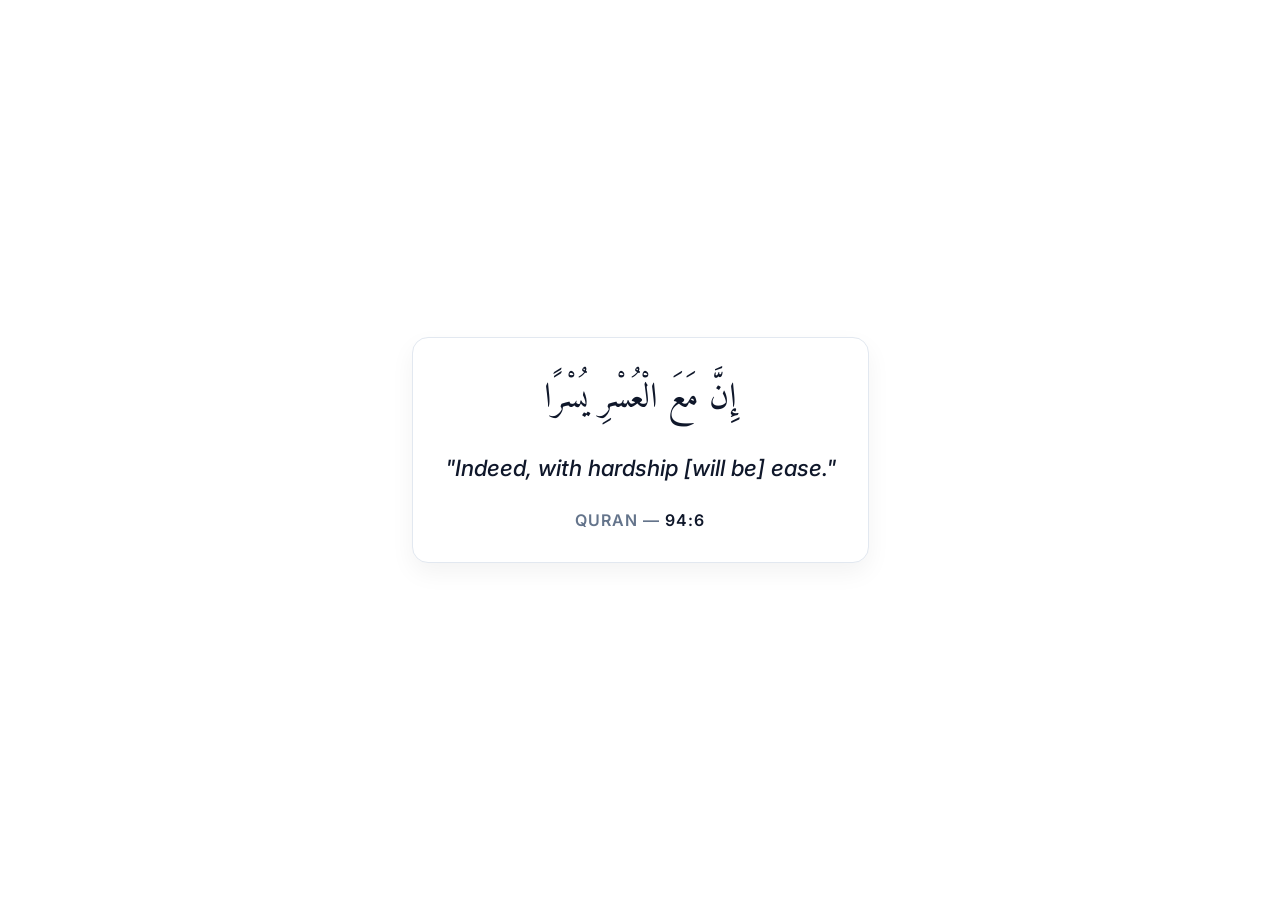
<file: daily-quote/index.html>
<!DOCTYPE html>
<html lang="en">
<head>
    <meta charset="UTF-8">
    <meta name="viewport" content="width=device-width, initial-scale=1.0">
    <title>Daily Quote Widget</title>
    <!-- Use Google Fonts -->
    <link rel="preconnect" href="https://fonts.googleapis.com">
    <link rel="preconnect" href="https://fonts.gstatic.com" crossorigin>
    <link href="https://fonts.googleapis.com/css2?family=Inter:wght@400;500;600&family=Oswald:wght@500;600&family=Space+Mono:wght@700&family=Amiri:ital,wght@0,400;0,700;1,400&display=swap" rel="stylesheet">
    <link rel="stylesheet" href="style.css">
</head>
<body>
    <div id="widget-root">
        <div class="quote-wrapper">
            <!-- Quote Container -->
            <div class="quote-container" id="quote-container">
                <div class="loader" id="loader"></div>
                
                <div class="quote-content" id="quote-content" style="display: none;">
                    <div class="arabic-text" id="arabic-text" dir="rtl">
                        <!-- Arabic text injected here -->
                    </div>
                    <div class="translation-text" id="translation-text">
                        <!-- English text injected here -->
                    </div>
                    <div class="quote-source" id="quote-source">
                        <!-- Source injected here -->
                    </div>
                </div>
            </div>
        </div>
    </div>

    <!-- Action Buttons -->
    <div class="action-buttons">
        <button id="refresh-trigger" class="action-btn" aria-label="Refresh Quote">
            <svg xmlns="http://www.w3.org/2000/svg" width="22" height="22" viewBox="0 0 24 24" fill="none" stroke="currentColor" stroke-width="2" stroke-linecap="round" stroke-linejoin="round"><polyline points="23 4 23 10 17 10"></polyline><polyline points="1 20 1 14 7 14"></polyline><path d="M3.51 9a9 9 0 0 1 14.85-3.36L23 10M1 14l4.64 4.36A9 9 0 0 0 20.49 15"></path></svg>
        </button>
        <button id="settings-trigger" class="action-btn" aria-label="Open Settings">
            <svg xmlns="http://www.w3.org/2000/svg" width="22" height="22" viewBox="0 0 24 24" fill="none" stroke="currentColor" stroke-width="2" stroke-linecap="round" stroke-linejoin="round"><circle cx="12" cy="12" r="3"></circle><path d="M19.4 15a1.65 1.65 0 0 0 .33 1.82l.06.06a2 2 0 0 1 0 2.83 2 2 0 0 1-2.83 0l-.06-.06a1.65 1.65 0 0 0-1.82-.33 1.65 1.65 0 0 0-1 1.51V21a2 2 0 0 1-2 2 2 2 0 0 1-2-2v-.09A1.65 1.65 0 0 0 9 19.4a1.65 1.65 0 0 0-1.82.33l-.06.06a2 2 0 0 1-2.83 0 2 2 0 0 1 0-2.83l.06-.06a1.65 1.65 0 0 0 .33-1.82 1.65 1.65 0 0 0-1.51-1H3a2 2 0 0 1-2-2 2 2 0 0 1 2-2h.09A1.65 1.65 0 0 0 4.6 9a1.65 1.65 0 0 0-.33-1.82l-.06-.06a2 2 0 0 1 0-2.83 2 2 0 0 1 2.83 0l.06.06a1.65 1.65 0 0 0 1.82.33H9a1.65 1.65 0 0 0 1-1.51V3a2 2 0 0 1 2-2 2 2 0 0 1 2 2v.09a1.65 1.65 0 0 0 1 1.51 1.65 1.65 0 0 0 1.82-.33l.06-.06a2 2 0 0 1 2.83 0 2 2 0 0 1 0 2.83l-.06.06a1.65 1.65 0 0 0-.33 1.82V9a1.65 1.65 0 0 0 1.51 1H21a2 2 0 0 1 2 2 2 2 0 0 1-2 2h-.09a1.65 1.65 0 0 0-1.51 1z"></path></svg>
        </button>
    </div>

    <div id="settings-backdrop" class="settings-backdrop hidden"></div>
    <aside id="settings-panel" class="settings-panel hidden">
        <div class="settings-header">
            <h2>Customize</h2>
            <button id="close-settings" class="close-btn" aria-label="Close Settings">
                <svg xmlns="http://www.w3.org/2000/svg" width="20" height="20" viewBox="0 0 24 24" fill="none" stroke="currentColor" stroke-width="2" stroke-linecap="round" stroke-linejoin="round"><line x1="18" y1="6" x2="6" y2="18"></line><line x1="6" y1="6" x2="18" y2="18"></line></svg>
            </button>
        </div>
        
        <div class="settings-content">
            <div class="setting-group">
                <label for="source-select">Source</label>
                <div class="select-wrapper">
                    <select id="source-select">
                        <option value="quran">Quran Only</option>
                        <option value="hadith">Hadith Only</option>
                        <option value="both">Both (Random)</option>
                    </select>
                </div>
            </div>

            <div class="setting-group">
                <label for="language-select">Language</label>
                <div class="select-wrapper">
                    <select id="language-select">
                        <option value="en">English</option>
                        <option value="id">Indonesian</option>
                    </select>
                </div>
            </div>

            <div class="setting-group checkbox-group">
                <label class="toggle">
                    <input type="checkbox" id="show-arabic-toggle">
                    <span class="slider"></span>
                </label>
                <span class="label-text">Show Arabic Text</span>
            </div>

            <div class="setting-group">
                <label for="theme-select">Theme</label>
                <div class="select-wrapper">
                    <select id="theme-select">
                        <option value="light">Light</option>
                        <option value="dark">Dark</option>
                    </select>
                </div>
            </div>
            
            <div class="setting-group">
                <label for="color-input">Text/Accent Color</label>
                <div class="input-row">
                    <input type="color" id="color-picker-input">
                    <input type="text" id="color-input" placeholder="e.g. 3b82f6" maxlength="6">
                </div>
            </div>

            <div class="setting-group">
                <label for="secondary-color-input">Text Color (Secondary)</label>
                <div class="input-row">
                    <input type="color" id="secondary-color-picker-input">
                    <input type="text" id="secondary-color-input" placeholder="Leave empty for theme default" maxlength="6">
                </div>
            </div>

            <div class="setting-group">
                <label for="card-color-input">Card Color</label>
                <div class="input-row">
                    <input type="color" id="card-color-picker-input">
                    <input type="text" id="card-color-input" placeholder="e.g. 1f2937" maxlength="6">
                </div>
            </div>

            <div class="setting-group">
                <label for="bg-color-input">Background</label>
                <div class="input-row">
                    <input type="color" id="bg-color-picker-input">
                    <input type="text" id="bg-color-input" placeholder="e.g. ffffff or transparent">
                </div>
            </div>

            <div class="setting-group">
                <label for="bg-image-input">Background Image URL</label>
                <input type="text" id="bg-image-input" placeholder="https://example.com/image.jpg">
            </div>

            <div class="setting-group">
                <label for="card-opacity-slider">Card Opacity</label>
                <div class="input-row">
                    <input type="range" id="card-opacity-slider" min="0" max="1" step="0.05" value="1" style="flex:1">
                    <span id="card-opacity-val" style="width: 30px; font-size: 0.8rem;">1</span>
                </div>
            </div>

            <div class="setting-group checkbox-group">
                <label class="toggle">
                    <input type="checkbox" id="glass-toggle">
                    <span class="slider"></span>
                </label>
                <span class="label-text">Glassmorphism</span>
            </div>

            <div class="setting-group">
                <label for="border-color-input">Border Color</label>
                <div class="input-row">
                    <input type="color" id="border-color-picker-input">
                    <input type="text" id="border-color-input" placeholder="e.g. 000000" maxlength="6">
                </div>
            </div>

            <div class="setting-group">
                <label for="border-width-select">Border Width</label>
                <div class="select-wrapper">
                    <select id="border-width-select">
                        <option value="0px">None</option>
                        <option value="1px">Small (1px)</option>
                        <option value="2px">Medium (2px)</option>
                        <option value="4px">Large (4px)</option>
                    </select>
                </div>
            </div>

            <div class="setting-group">
                <label for="font-select">Font Style</label>
                <div class="select-wrapper">
                    <select id="font-select">
                        <option value="inter">Inter (Modern)</option>
                        <option value="oswald">Oswald (Industrial)</option>
                        <option value="spacemono">Space Mono (Tech)</option>
                    </select>
                </div>
            </div>
            
            <div class="setting-group">
                <label for="size-select">Size</label>
                <div class="select-wrapper">
                    <select id="size-select">
                        <option value="sm">Small</option>
                        <option value="md">Medium</option>
                        <option value="lg">Large</option>
                    </select>
                </div>
            </div>

            <div class="setting-group">
                <label for="radius-select">Card Radius</label>
                <div class="select-wrapper">
                    <select id="radius-select">
                        <option value="none">None</option>
                        <option value="sm">Small</option>
                        <option value="md">Medium</option>
                        <option value="lg">Large</option>
                        <option value="full">Maximum</option>
                    </select>
                </div>
            </div>
        </div>
        
        <div class="settings-footer">
            <div id="embed-warning" class="embed-warning hidden">
                ⚠️ Settings changed! You must click Copy below and "Replace" the embed link in Notion to save.
            </div>
            <label for="embed-url">Notion Embed URL</label>
            <div class="url-copy-group">
                <input type="text" id="embed-url" readonly />
                <button id="copy-btn">Copy</button>
            </div>
            <p class="help-text">Copy link & paste into Notion as an Embed.</p>
            
            <div class="sidebar-credits">
                <p>Created by <strong>zaidhamzah</strong></p>
                <a href="#" target="_blank" class="donate-btn">
                    ☕ Buy me a coffee / Donate
                </a>
            </div>
        </div>
    </aside>

    <script src="script.js"></script>
</body>
</html>
</file>
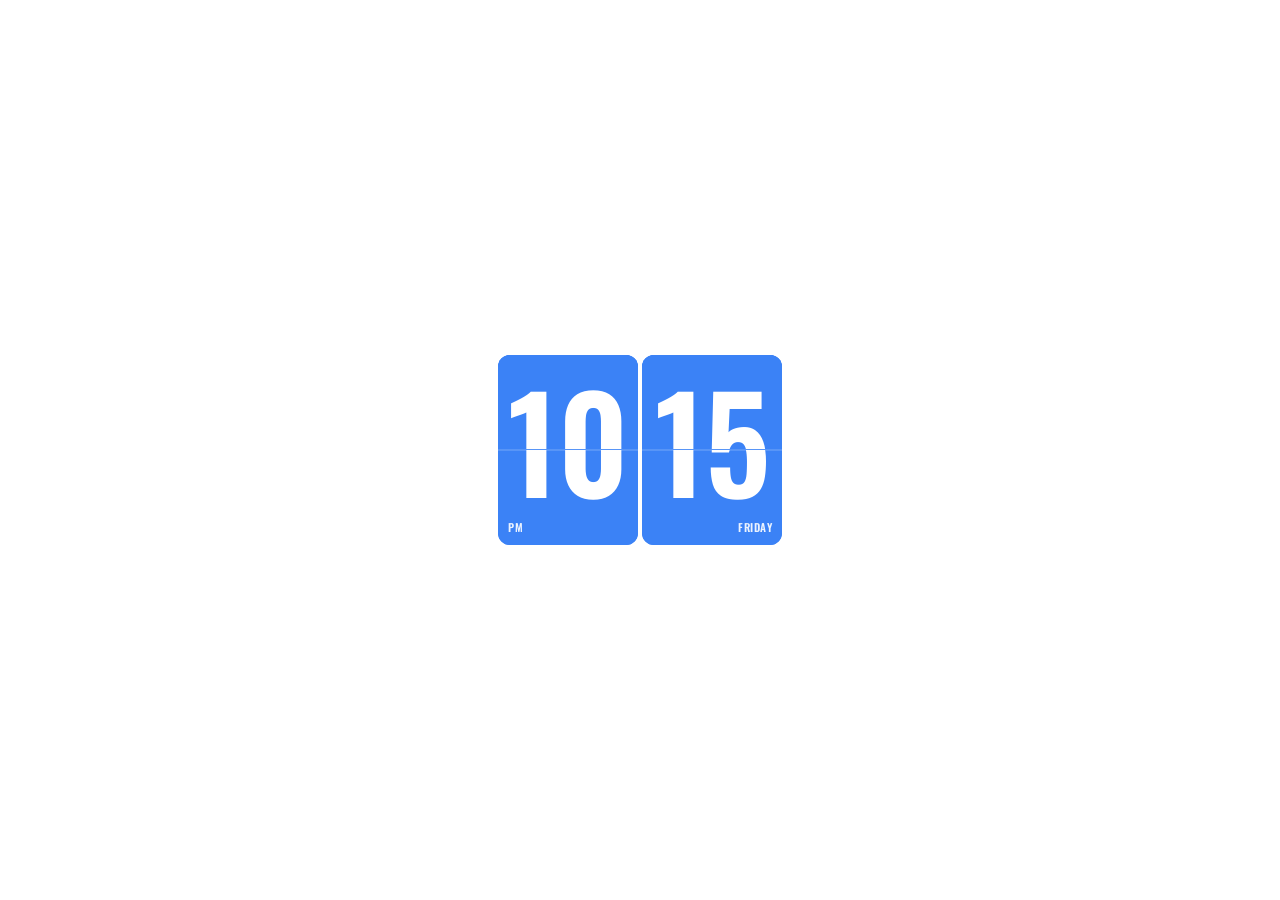
<file: flip-clock/index.html>
<!DOCTYPE html>
<html lang="en">
<head>
    <meta charset="UTF-8">
    <meta name="viewport" content="width=device-width, initial-scale=1.0">
    <title>Flip Clock Widget</title>
    <!-- Use Google Fonts -->
    <link rel="preconnect" href="https://fonts.googleapis.com">
    <link rel="preconnect" href="https://fonts.gstatic.com" crossorigin>
    <link href="https://fonts.googleapis.com/css2?family=Inter:wght@400;500;600&family=Oswald:wght@500;600&family=Space+Mono:wght@700&display=swap" rel="stylesheet">
    <link rel="stylesheet" href="style.css">
</head>
<body>
    <div id="widget-root">
        <div class="clock-wrapper">
            <!-- Clock Container -->
            <div class="clock-container" id="clock-container">
                
                <!-- Hours -->
                <div class="flip-unit" id="unit-hours">
                    <div class="card card-top">
                        <div class="digit">00</div>
                    </div>
                    <div class="card card-bottom">
                        <div class="digit">00</div>
                    </div>
                    <!-- The animated page -->
                    <div class="card card-flipper shadow">
                        <div class="digit">00</div>
                    </div>
                    <div class="card card-flipper-back">
                        <div class="digit">00</div>
                    </div>
                    <div class="overlay-text am-pm-overlay" id="am-pm-indicator">PM</div>
                </div>

                <!-- Minutes -->
                <div class="flip-unit" id="unit-minutes">
                    <div class="card card-top">
                        <div class="digit">00</div>
                    </div>
                    <div class="card card-bottom">
                        <div class="digit">00</div>
                    </div>
                    <!-- The animated page -->
                    <div class="card card-flipper shadow">
                        <div class="digit">00</div>
                    </div>
                    <div class="card card-flipper-back">
                        <div class="digit">00</div>
                    </div>
                    <div class="overlay-text day-overlay" id="day-indicator">SUNDAY</div>
                </div>

                <!-- Seconds -->
                <div class="flip-unit seconds-unit" id="unit-seconds" style="display: none;">
                    <div class="card card-top">
                        <div class="digit">00</div>
                    </div>
                    <div class="card card-bottom">
                        <div class="digit">00</div>
                    </div>
                    <!-- The animated page -->
                    <div class="card card-flipper shadow">
                        <div class="digit">00</div>
                    </div>
                    <div class="card card-flipper-back">
                        <div class="digit">00</div>
                    </div>
                </div>
            </div>
        </div>
    </div>

    <!-- Settings UI -->
    <button id="settings-trigger" class="settings-btn" aria-label="Open Settings">
        <svg xmlns="http://www.w3.org/2000/svg" width="22" height="22" viewBox="0 0 24 24" fill="none" stroke="currentColor" stroke-width="2" stroke-linecap="round" stroke-linejoin="round"><circle cx="12" cy="12" r="3"></circle><path d="M19.4 15a1.65 1.65 0 0 0 .33 1.82l.06.06a2 2 0 0 1 0 2.83 2 2 0 0 1-2.83 0l-.06-.06a1.65 1.65 0 0 0-1.82-.33 1.65 1.65 0 0 0-1 1.51V21a2 2 0 0 1-2 2 2 2 0 0 1-2-2v-.09A1.65 1.65 0 0 0 9 19.4a1.65 1.65 0 0 0-1.82.33l-.06.06a2 2 0 0 1-2.83 0 2 2 0 0 1 0-2.83l.06-.06a1.65 1.65 0 0 0 .33-1.82 1.65 1.65 0 0 0-1.51-1H3a2 2 0 0 1-2-2 2 2 0 0 1 2-2h.09A1.65 1.65 0 0 0 4.6 9a1.65 1.65 0 0 0-.33-1.82l-.06-.06a2 2 0 0 1 0-2.83 2 2 0 0 1 2.83 0l.06.06a1.65 1.65 0 0 0 1.82.33H9a1.65 1.65 0 0 0 1-1.51V3a2 2 0 0 1 2-2 2 2 0 0 1 2 2v.09a1.65 1.65 0 0 0 1 1.51 1.65 1.65 0 0 0 1.82-.33l.06-.06a2 2 0 0 1 2.83 0 2 2 0 0 1 0 2.83l-.06.06a1.65 1.65 0 0 0-.33 1.82V9a1.65 1.65 0 0 0 1.51 1H21a2 2 0 0 1 2 2 2 2 0 0 1-2 2h-.09a1.65 1.65 0 0 0-1.51 1z"></path></svg>
    </button>

    <div id="settings-backdrop" class="settings-backdrop hidden"></div>
    <aside id="settings-panel" class="settings-panel hidden">
        <div class="settings-header">
            <h2>Customize</h2>
            <button id="close-settings" class="close-btn" aria-label="Close Settings">
                <svg xmlns="http://www.w3.org/2000/svg" width="20" height="20" viewBox="0 0 24 24" fill="none" stroke="currentColor" stroke-width="2" stroke-linecap="round" stroke-linejoin="round"><line x1="18" y1="6" x2="6" y2="18"></line><line x1="6" y1="6" x2="18" y2="18"></line></svg>
            </button>
        </div>
        
        <div class="settings-content">
            <div class="setting-group">
                <label for="theme-select">Theme</label>
                <div class="select-wrapper">
                    <select id="theme-select">
                        <option value="light">Light</option>
                        <option value="dark">Dark</option>
                    </select>
                </div>
            </div>
            
            <div class="setting-group">
                <label for="color-input">Text/Accent Color</label>
                <div class="input-row">
                    <input type="color" id="color-picker-input">
                    <input type="text" id="color-input" placeholder="e.g. 3b82f6" maxlength="6">
                </div>
            </div>

            <div class="setting-group">
                <label for="card-color-input">Card Color</label>
                <div class="input-row">
                    <input type="color" id="card-color-picker-input">
                    <input type="text" id="card-color-input" placeholder="e.g. 1f2937" maxlength="6">
                </div>
            </div>

            <div class="setting-group">
                <label for="bg-color-input">Background</label>
                <div class="input-row">
                    <input type="color" id="bg-color-picker-input">
                    <input type="text" id="bg-color-input" placeholder="e.g. ffffff or transparent">
                </div>
            </div>

            <div class="setting-group">
                <label for="border-color-input">Border Color</label>
                <div class="input-row">
                    <input type="color" id="border-color-picker-input">
                    <input type="text" id="border-color-input" placeholder="e.g. 000000" maxlength="6">
                </div>
            </div>

            <div class="setting-group">
                <label for="border-width-select">Border Width</label>
                <div class="select-wrapper">
                    <select id="border-width-select">
                        <option value="0px">None</option>
                        <option value="1px">Small (1px)</option>
                        <option value="2px">Medium (2px)</option>
                        <option value="4px">Large (4px)</option>
                    </select>
                </div>
            </div>

            <div class="setting-group">
                <label for="font-select">Font Style</label>
                <div class="select-wrapper">
                    <select id="font-select">
                        <option value="inter">Inter (Modern)</option>
                        <option value="oswald">Oswald (Industrial)</option>
                        <option value="spacemono">Space Mono (Tech)</option>
                    </select>
                </div>
            </div>
            
            <div class="setting-group">
                <label for="size-select">Size</label>
                <div class="select-wrapper">
                    <select id="size-select">
                        <option value="sm">Small</option>
                        <option value="md">Medium</option>
                        <option value="lg">Large</option>
                    </select>
                </div>
            </div>

            <div class="setting-group">
                <label for="radius-select">Card Radius</label>
                <div class="select-wrapper">
                    <select id="radius-select">
                        <option value="none">None</option>
                        <option value="sm">Small</option>
                        <option value="md">Medium</option>
                        <option value="lg">Large</option>
                        <option value="full">Maximum</option>
                    </select>
                </div>
            </div>

            <div class="setting-group">
                <label for="format-select">Time Format</label>
                <div class="select-wrapper">
                    <select id="format-select">
                        <option value="12h">12-hour (AM/PM)</option>
                        <option value="24h">24-hour</option>
                    </select>
                </div>
            </div>

            <div class="setting-group">
                <label for="language-select">Language</label>
                <div class="select-wrapper">
                    <select id="language-select">
                        <option value="en">English</option>
                        <option value="id">Indonesian</option>
                    </select>
                </div>
            </div>

            <div class="setting-group checkbox-group">
                <label class="toggle">
                    <input type="checkbox" id="show-seconds-toggle">
                    <span class="slider"></span>
                </label>
                <span class="label-text">Show Seconds</span>
            </div>
        </div>
        
        <div class="settings-footer">
            <div id="embed-warning" class="embed-warning hidden">
                ⚠️ Settings changed! You must click Copy below and "Replace" the embed link in Notion to save.
            </div>
            <label for="embed-url">Notion Embed URL</label>
            <div class="url-copy-group">
                <input type="text" id="embed-url" readonly />
                <button id="copy-btn">Copy</button>
            </div>
            <p class="help-text">Copy link & paste into Notion as an Embed.</p>
            
            <div class="sidebar-credits">
                <p>Created by <strong>zaidhamzah</strong></p>
                <a href="#" target="_blank" class="donate-btn">
                    ☕ Buy me a coffee / Donate
                </a>
            </div>
        </div>
    </aside>

    <script src="script.js"></script>
</body>
</html>
</file>
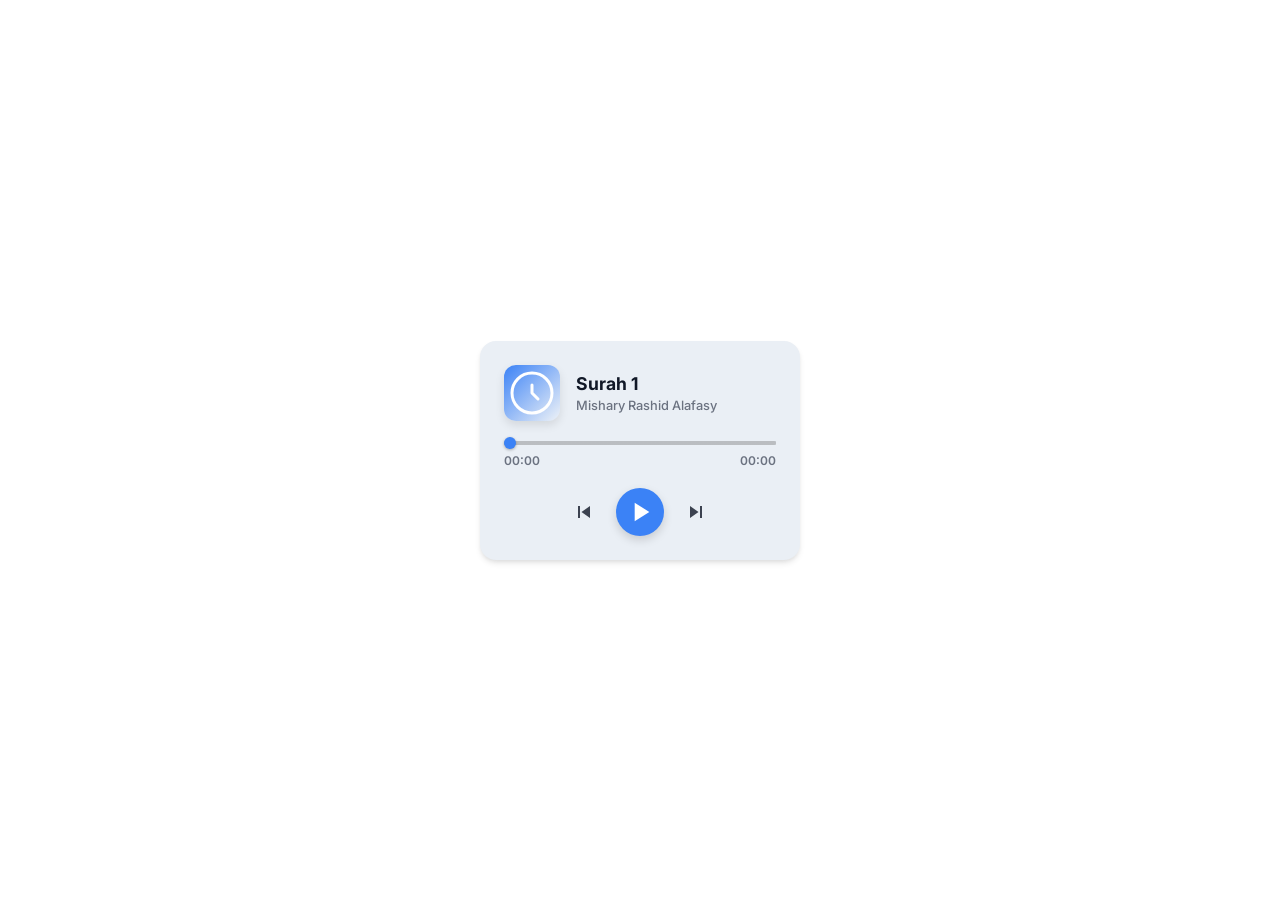
<file: murottal-player/index.html>
<!DOCTYPE html>
<html lang="en">
<head>
    <meta charset="UTF-8">
    <meta name="viewport" content="width=device-width, initial-scale=1.0">
    <title>Murottal Mini Player Widget</title>
    <!-- Use Google Fonts -->
    <link rel="preconnect" href="https://fonts.googleapis.com">
    <link rel="preconnect" href="https://fonts.gstatic.com" crossorigin>
    <link href="https://fonts.googleapis.com/css2?family=Inter:wght@400;500;600;700&display=swap" rel="stylesheet">
    <link rel="stylesheet" href="style.css">
</head>
<body>
    <div id="widget-root">
        <div class="player-wrapper">
            <div class="player-card">
                <div class="player-top">
                    <!-- Album Art / Islamic Pattern Placeholder -->
                    <div class="album-art">
                        <svg xmlns="http://www.w3.org/2000/svg" width="48" height="48" viewBox="0 0 24 24" fill="none" stroke="currentColor" stroke-width="1.5" stroke-linecap="round" stroke-linejoin="round" class="album-icon">
                            <path d="M12 2C6.48 2 2 6.48 2 12s4.48 10 10 10 10-4.48 10-10S17.52 2 12 2z"></path>
                            <path d="M12 8v4l3 3"></path>
                        </svg>
                    </div>
                    
                    <div class="track-info">
                        <h1 id="track-title" class="track-title">Loading...</h1>
                        <h2 id="track-artist" class="track-artist">Mishary Rashid Alafasy</h2>
                    </div>
                </div>

                <div class="player-progress">
                    <input type="range" id="progress-bar" class="progress-bar" min="0" max="100" value="0">
                    <div class="time-container">
                        <span id="current-time">00:00</span>
                        <span id="total-time">00:00</span>
                    </div>
                </div>

                <div class="player-controls">
                    <button id="btn-prev" class="control-btn" aria-label="Previous Surah">
                        <svg xmlns="http://www.w3.org/2000/svg" width="24" height="24" viewBox="0 0 24 24" fill="currentColor"><path d="M6 6h2v12H6zm3.5 6l8.5 6V6z"/></svg>
                    </button>
                    
                    <button id="btn-play-pause" class="control-btn play-btn" aria-label="Play">
                        <svg id="icon-play" xmlns="http://www.w3.org/2000/svg" width="32" height="32" viewBox="0 0 24 24" fill="currentColor"><path d="M8 5v14l11-7z"/></svg>
                        <svg id="icon-pause" class="hidden" xmlns="http://www.w3.org/2000/svg" width="32" height="32" viewBox="0 0 24 24" fill="currentColor"><path d="M6 19h4V5H6v14zm8-14v14h4V5h-4z"/></svg>
                    </button>
                    
                    <button id="btn-next" class="control-btn" aria-label="Next Surah">
                        <svg xmlns="http://www.w3.org/2000/svg" width="24" height="24" viewBox="0 0 24 24" fill="currentColor"><path d="M6 18l8.5-6L6 6v12zM16 6v12h2V6h-2z"/></svg>
                    </button>
                </div>
            </div>
        </div>
    </div>

    <audio id="audio-player" preload="metadata"></audio>

    <!-- Settings UI overlay -->
    <button id="settings-trigger" class="settings-btn" aria-label="Open Settings">
        <svg xmlns="http://www.w3.org/2000/svg" width="22" height="22" viewBox="0 0 24 24" fill="none" stroke="currentColor" stroke-width="2" stroke-linecap="round" stroke-linejoin="round"><circle cx="12" cy="12" r="3"></circle><path d="M19.4 15a1.65 1.65 0 0 0 .33 1.82l.06.06a2 2 0 0 1 0 2.83 2 2 0 0 1-2.83 0l-.06-.06a1.65 1.65 0 0 0-1.82-.33 1.65 1.65 0 0 0-1 1.51V21a2 2 0 0 1-2 2 2 2 0 0 1-2-2v-.09A1.65 1.65 0 0 0 9 19.4a1.65 1.65 0 0 0-1.82.33l-.06.06a2 2 0 0 1-2.83 0 2 2 0 0 1 0-2.83l.06-.06a1.65 1.65 0 0 0 .33-1.82 1.65 1.65 0 0 0-1.51-1H3a2 2 0 0 1-2-2 2 2 0 0 1 2-2h.09A1.65 1.65 0 0 0 4.6 9a1.65 1.65 0 0 0-.33-1.82l-.06-.06a2 2 0 0 1 0-2.83 2 2 0 0 1 2.83 0l.06.06a1.65 1.65 0 0 0 1.82.33H9a1.65 1.65 0 0 0 1-1.51V3a2 2 0 0 1 2-2 2 2 0 0 1 2 2v.09a1.65 1.65 0 0 0 1 1.51 1.65 1.65 0 0 0 1.82-.33l.06-.06a2 2 0 0 1 2.83 0 2 2 0 0 1 0 2.83l-.06.06a1.65 1.65 0 0 0-.33 1.82V9a1.65 1.65 0 0 0 1.51 1H21a2 2 0 0 1 2 2 2 2 0 0 1-2 2h-.09a1.65 1.65 0 0 0-1.51 1z"></path></svg>
    </button>

    <div id="settings-backdrop" class="settings-backdrop hidden"></div>
    <aside id="settings-panel" class="settings-panel hidden">
        <div class="settings-header">
            <h2>Customize</h2>
            <button id="close-settings" class="close-btn" aria-label="Close Settings">
                <svg xmlns="http://www.w3.org/2000/svg" width="20" height="20" viewBox="0 0 24 24" fill="none" stroke="currentColor" stroke-width="2" stroke-linecap="round" stroke-linejoin="round"><line x1="18" y1="6" x2="6" y2="18"></line><line x1="6" y1="6" x2="18" y2="18"></line></svg>
            </button>
        </div>
        
        <div class="settings-content">
            <div class="setting-group">
                <label for="reciter-select">Reciter</label>
                <div class="select-wrapper">
                    <select id="reciter-select">
                        <option value="afs">Mishary Rashid Alafasy</option>
                    </select>
                </div>
            </div>

            <div class="setting-group">
                <label for="surah-select">Default Surah</label>
                <div class="select-wrapper">
                    <select id="surah-select">
                        <option value="1">1. Al-Fatihah</option>
                    </select>
                </div>
            </div>

            <div class="setting-group checkbox-group">
                <label class="toggle">
                    <input type="checkbox" id="autoplay-toggle">
                    <span class="slider"></span>
                </label>
                <span class="label-text">Auto-play on Load</span>
            </div>

            <hr class="separator" />
            
            <div class="setting-group">
                <label for="theme-select">Theme</label>
                <div class="select-wrapper">
                    <select id="theme-select">
                        <option value="light">Light</option>
                        <option value="dark">Dark</option>
                    </select>
                </div>
            </div>
            
            <div class="setting-group">
                <label for="color-input">Accent Color</label>
                <div class="input-row">
                    <input type="color" id="color-picker-input">
                    <input type="text" id="color-input" placeholder="e.g. 3b82f6" maxlength="6">
                </div>
            </div>

            <div class="setting-group">
                <label for="text-color-input">Text Color (Primary)</label>
                <div class="input-row">
                    <input type="color" id="text-color-picker-input">
                    <input type="text" id="text-color-input" placeholder="Leave empty for theme default" maxlength="6">
                </div>
            </div>

            <div class="setting-group">
                <label for="secondary-color-input">Text Color (Secondary)</label>
                <div class="input-row">
                    <input type="color" id="secondary-color-picker-input">
                    <input type="text" id="secondary-color-input" placeholder="Leave empty for theme default" maxlength="6">
                </div>
            </div>

            <div class="setting-group">
                <label for="card-color-input">Card Color</label>
                <div class="input-row">
                    <input type="color" id="card-color-picker-input">
                    <input type="text" id="card-color-input" placeholder="e.g. 1f2937" maxlength="6">
                </div>
            </div>

            <div class="setting-group">
                <label for="bg-color-input">Background</label>
                <div class="input-row">
                    <input type="color" id="bg-color-picker-input">
                    <input type="text" id="bg-color-input" placeholder="e.g. ffffff or transparent">
                </div>
            </div>

            <div class="setting-group">
                <label for="bg-image-input">Background Image URL</label>
                <input type="text" id="bg-image-input" placeholder="https://example.com/image.jpg">
            </div>

            <div class="setting-group">
                <label for="card-opacity-slider">Card Opacity</label>
                <div class="input-row">
                    <input type="range" id="card-opacity-slider" min="0" max="1" step="0.05" value="1" style="flex:1">
                    <span id="card-opacity-val" style="width: 30px; font-size: 0.8rem;">1</span>
                </div>
            </div>

            <div class="setting-group checkbox-group">
                <label class="toggle">
                    <input type="checkbox" id="glass-toggle">
                    <span class="slider"></span>
                </label>
                <span class="label-text">Glassmorphism</span>
            </div>

            <div class="setting-group">
                <label for="border-color-input">Border Color</label>
                <div class="input-row">
                    <input type="color" id="border-color-picker-input">
                    <input type="text" id="border-color-input" placeholder="e.g. 000000" maxlength="6">
                </div>
            </div>

            <div class="setting-group">
                <label for="border-width-select">Border Width</label>
                <div class="select-wrapper">
                    <select id="border-width-select">
                        <option value="0px">None</option>
                        <option value="1px">Small (1px)</option>
                        <option value="2px">Medium (2px)</option>
                        <option value="4px">Large (4px)</option>
                    </select>
                </div>
            </div>

            <div class="setting-group">
                <label for="radius-select">Card Radius</label>
                <div class="select-wrapper">
                    <select id="radius-select">
                        <option value="none">None</option>
                        <option value="sm">Small</option>
                        <option value="md">Medium</option>
                        <option value="lg">Large</option>
                        <option value="full">Maximum</option>
                    </select>
                </div>
            </div>

        </div>
        
        <div class="settings-footer">
            <div id="embed-warning" class="embed-warning hidden">
                ⚠️ Settings changed! You must click Copy below and "Replace" the embed link in Notion to save.
            </div>
            <label for="embed-url">Notion Embed URL</label>
            <div class="url-copy-group">
                <input type="text" id="embed-url" readonly />
                <button id="copy-btn">Copy</button>
            </div>
            <p class="help-text">Copy link & paste into Notion as an Embed.</p>
            
            <div class="sidebar-credits">
                <p>Created by <strong>zaidhamzah</strong></p>
                <a href="#" target="_blank" class="donate-btn">
                    ☕ Buy me a coffee / Donate
                </a>
            </div>
        </div>
    </aside>

    <script src="script.js"></script>
</body>
</html>
</file>
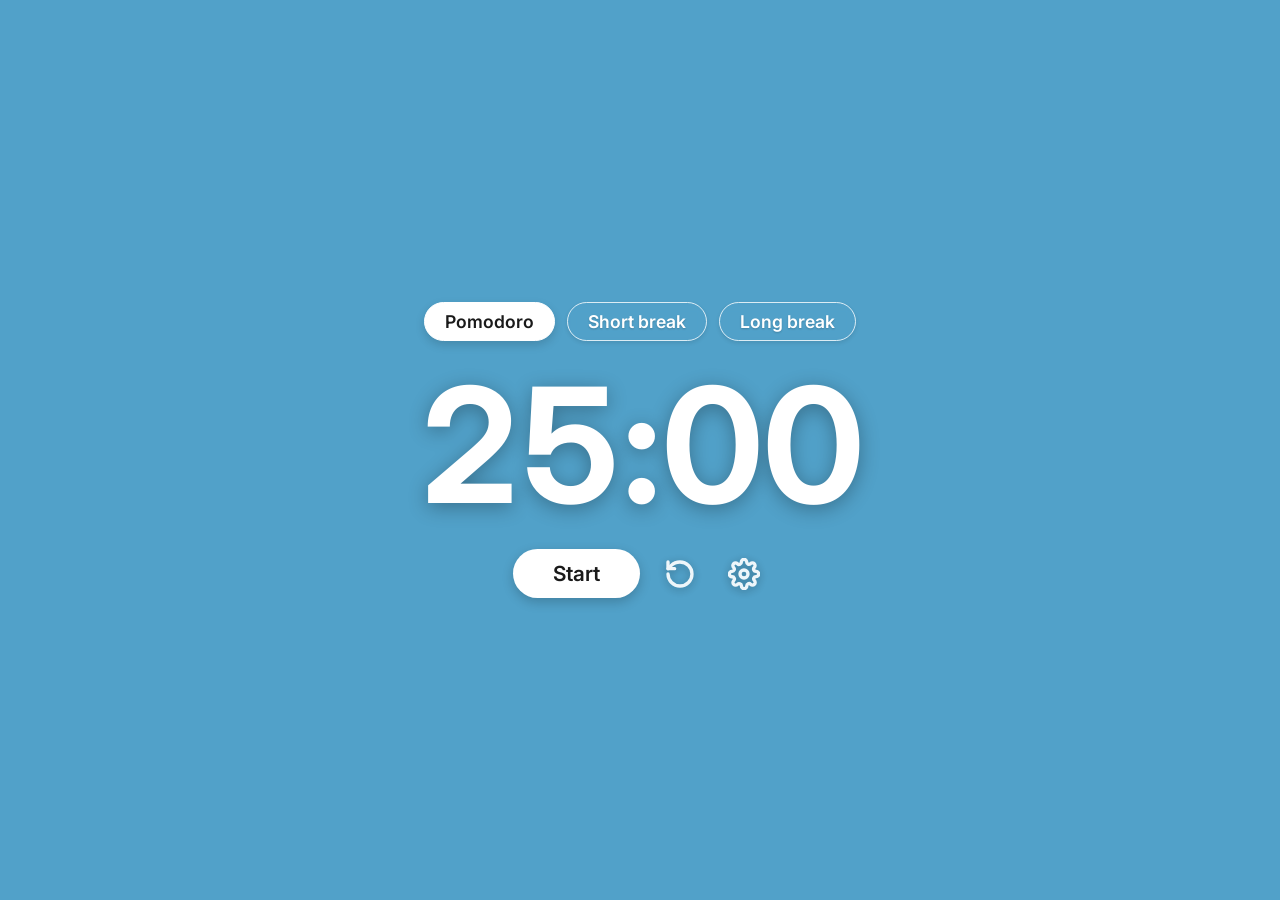
<file: pomodoro-timer/index.html>
<!DOCTYPE html>
<html lang="en">
<head>
    <meta charset="UTF-8">
    <meta name="viewport" content="width=device-width, initial-scale=1.0">
    <title>Pomodoro Timer</title>
    <!-- Use Google Fonts -->
    <link rel="preconnect" href="https://fonts.googleapis.com">
    <link rel="preconnect" href="https://fonts.gstatic.com" crossorigin>
    <link href="https://fonts.googleapis.com/css2?family=Inter:wght@400;500;600;700&display=swap" rel="stylesheet">
    <link rel="stylesheet" href="style.css">
</head>
<body>
    <div id="app-background"></div>
    
    <div id="widget-root">
        <div class="pomodoro-wrapper">
            <!-- Mode Controls -->
            <div class="mode-controls" id="mode-controls">
                <button class="mode-btn active" data-mode="work">pomodoro</button>
                <button class="mode-btn" data-mode="short">short break</button>
                <button class="mode-btn" data-mode="long">long break</button>
            </div>

            <!-- Timer Display -->
            <div class="timer-display" id="timer-display">
                25:00
            </div>

            <!-- Bottom Controls -->
            <div class="bottom-controls">
                <button class="action-btn" id="start-btn">start</button>
                <button class="icon-btn" id="reset-btn" aria-label="Reset Timer">
                    <svg xmlns="http://www.w3.org/2000/svg" width="32" height="32" viewBox="0 0 24 24" fill="none" stroke="currentColor" stroke-width="2.5" stroke-linecap="round" stroke-linejoin="round"><path d="M3 12a9 9 0 1 0 9-9 9.75 9.75 0 0 0-6.74 2.74L3 8"/><path d="M3 3v5h5"/></svg>
                </button>
                <button class="icon-btn" id="settings-trigger" aria-label="Open Settings">
                    <svg xmlns="http://www.w3.org/2000/svg" width="32" height="32" viewBox="0 0 24 24" fill="none" stroke="currentColor" stroke-width="2.5" stroke-linecap="round" stroke-linejoin="round"><circle cx="12" cy="12" r="3"></circle><path d="M19.4 15a1.65 1.65 0 0 0 .33 1.82l.06.06a2 2 0 0 1 0 2.83 2 2 0 0 1-2.83 0l-.06-.06a1.65 1.65 0 0 0-1.82-.33 1.65 1.65 0 0 0-1 1.51V21a2 2 0 0 1-2 2 2 2 0 0 1-2-2v-.09A1.65 1.65 0 0 0 9 19.4a1.65 1.65 0 0 0-1.82.33l-.06.06a2 2 0 0 1-2.83 0 2 2 0 0 1 0-2.83l.06-.06a1.65 1.65 0 0 0 .33-1.82 1.65 1.65 0 0 0-1.51-1H3a2 2 0 0 1-2-2 2 2 0 0 1 2-2h.09A1.65 1.65 0 0 0 4.6 9a1.65 1.65 0 0 0-.33-1.82l-.06-.06a2 2 0 0 1 0-2.83 2 2 0 0 1 2.83 0l.06.06a1.65 1.65 0 0 0 1.82.33H9a1.65 1.65 0 0 0 1-1.51V3a2 2 0 0 1 2-2 2 2 0 0 1 2 2v.09a1.65 1.65 0 0 0 1 1.51 1.65 1.65 0 0 0 1.82-.33l.06-.06a2 2 0 0 1 2.83 0 2 2 0 0 1 0 2.83l-.06.06a1.65 1.65 0 0 0-.33 1.82V9a1.65 1.65 0 0 0 1.51 1H21a2 2 0 0 1 2 2 2 2 0 0 1-2 2h-.09a1.65 1.65 0 0 0-1.51 1z"></path></svg>
                </button>
            </div>
        </div>
    </div>

    <div id="settings-backdrop" class="settings-backdrop hidden"></div>
    <aside id="settings-panel" class="settings-panel hidden">
        <div class="settings-header">
            <h2>Customize</h2>
            <button id="close-settings" class="close-btn" aria-label="Close Settings">
                <svg xmlns="http://www.w3.org/2000/svg" width="20" height="20" viewBox="0 0 24 24" fill="none" stroke="currentColor" stroke-width="2" stroke-linecap="round" stroke-linejoin="round"><line x1="18" y1="6" x2="6" y2="18"></line><line x1="6" y1="6" x2="18" y2="18"></line></svg>
            </button>
        </div>
        
        <div class="settings-content">
            <!-- Appearance Group -->
            <div class="settings-section">Appearance</div>
            
            <div class="setting-group">
                <label for="bg-image-input">Background Image URL</label>
                <input type="text" id="bg-image-input" placeholder="https://image-url.com/img.jpg">
            </div>

            <div class="setting-group">
                <label for="bg-color-input">Background Color (Fallback)</label>
                <div class="input-row">
                    <input type="color" id="bg-color-picker-input">
                    <input type="text" id="bg-color-input" placeholder="e.g. 1a1a1a or transparent">
                </div>
            </div>

            <div class="setting-group">
                <label for="font-select">Font Style</label>
                <div class="select-wrapper">
                    <select id="font-select">
                        <option value="inter">Inter (Modern)</option>
                        <option value="oswald">Oswald (Industrial)</option>
                        <option value="spacemono">Space Mono (Tech)</option>
                    </select>
                </div>
            </div>
            
            <div class="setting-group">
                <label for="language-select">Language</label>
                <div class="select-wrapper">
                    <select id="language-select">
                        <option value="en">English</option>
                        <option value="id">Indonesian</option>
                    </select>
                </div>
            </div>

            <hr class="settings-divider">

            <!-- Timing Group -->
            <div class="settings-section">Timer Settings</div>
            
            <div class="setting-group">
                <label for="work-time-input">Work Time (Mins)</label>
                <input type="number" id="work-time-input" min="1" max="60" value="25">
            </div>

            <div class="setting-group">
                <label for="short-break-input">Short Break (Mins)</label>
                <input type="number" id="short-break-input" min="1" max="60" value="5">
            </div>

            <div class="setting-group">
                <label for="long-break-input">Long Break (Mins)</label>
                <input type="number" id="long-break-input" min="1" max="60" value="15">
            </div>

            <div class="setting-group checkbox-group">
                <label class="toggle">
                    <input type="checkbox" id="auto-break-toggle">
                    <span class="slider"></span>
                </label>
                <span class="label-text">Auto-start Breaks</span>
            </div>

            <div class="setting-group checkbox-group">
                <label class="toggle">
                    <input type="checkbox" id="auto-pomodoro-toggle">
                    <span class="slider"></span>
                </label>
                <span class="label-text">Auto-start Work</span>
            </div>
        </div>
        
        <div class="settings-footer">
            <div id="embed-warning" class="embed-warning hidden">
                ⚠️ Settings changed! You must click Copy below and "Replace" the embed link in Notion to save.
            </div>
            <label for="embed-url">Notion Embed URL</label>
            <div class="url-copy-group">
                <input type="text" id="embed-url" readonly />
                <button id="copy-btn">Copy</button>
            </div>
            <p class="help-text">Copy link & paste into Notion as an Embed.</p>
            
            <div class="sidebar-credits">
                <p>Created by <strong>zaidhamzah</strong></p>
                <a href="#" target="_blank" class="donate-btn">
                    ☕ Buy me a coffee / Donate
                </a>
            </div>
        </div>
    </aside>

    <audio id="alarm-sound" src="https://assets.mixkit.co/active_storage/sfx/2869/2869-preview.mp3" preload="auto"></audio>

    <script src="script.js"></script>
</body>
</html>
</file>
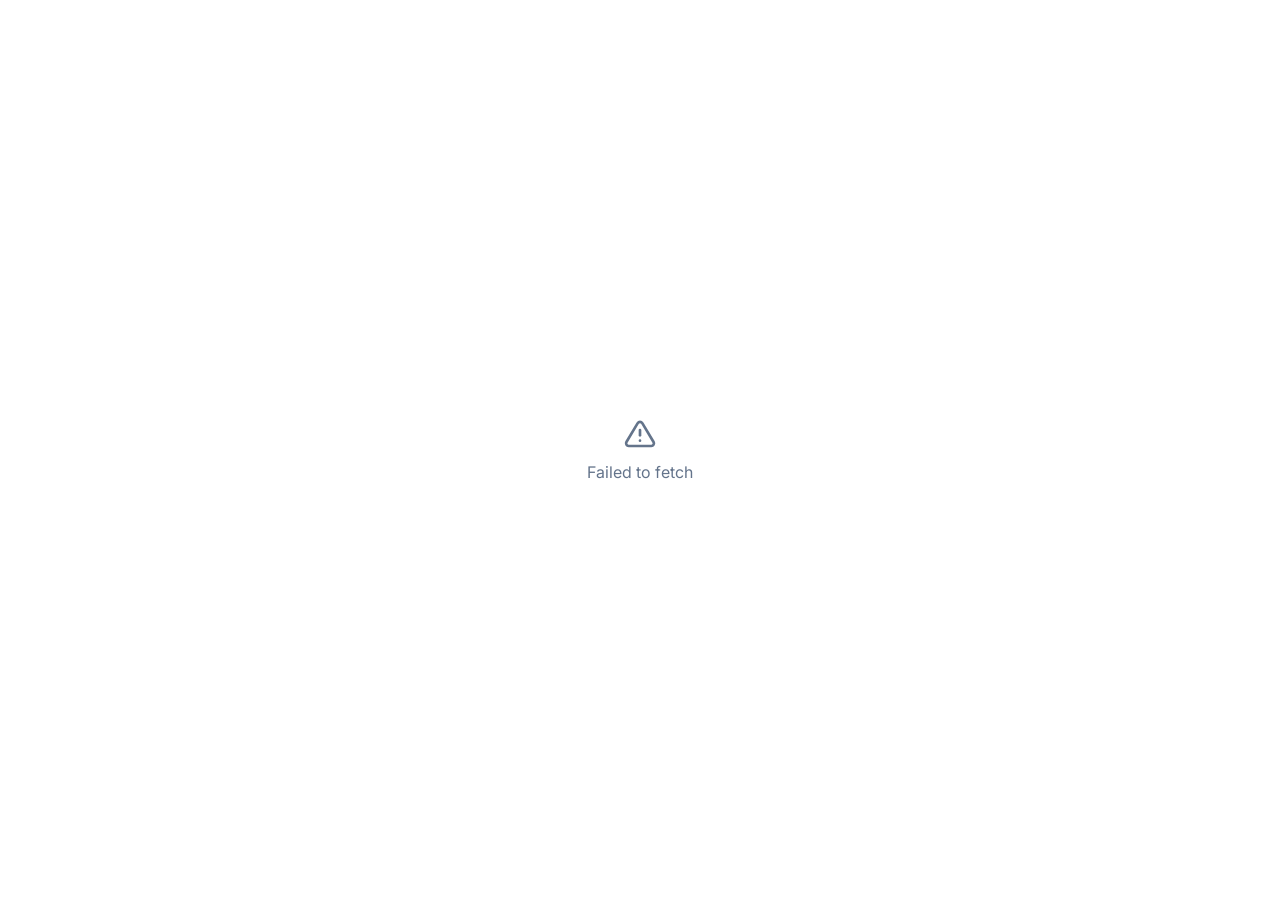
<file: weekly-forecast/index.html>
<!DOCTYPE html>
<html lang="en" data-theme="light">
<head>
    <meta charset="UTF-8">
    <meta name="viewport" content="width=device-width, initial-scale=1.0">
    <title>Weekly Forecast Widget</title>
    <!-- Use Google Fonts -->
    <link rel="preconnect" href="https://fonts.googleapis.com">
    <link rel="preconnect" href="https://fonts.gstatic.com" crossorigin>
    <link href="https://fonts.googleapis.com/css2?family=Inter:wght@400;500;600;700&family=Oswald:wght@500;600&family=Space+Mono:wght@700&display=swap" rel="stylesheet">
    <link rel="stylesheet" href="style.css">
</head>
<body>
    <div id="widget-root">
        <div class="weather-wrapper" id="weather-wrapper">
            <!-- Loading State -->
            <div id="loading-state" class="state-container">
                <svg class="spinner" viewBox="0 0 50 50">
                    <circle class="path" cx="25" cy="25" r="20" fill="none" stroke-width="5"></circle>
                </svg>
                <p>Loading weather...</p>
            </div>

            <!-- Error State -->
            <div id="error-state" class="state-container hidden">
                <svg xmlns="http://www.w3.org/2000/svg" width="32" height="32" viewBox="0 0 24 24" fill="none" stroke="currentColor" stroke-width="2" stroke-linecap="round" stroke-linejoin="round"><path d="M10.29 3.86L1.82 18a2 2 0 0 0 1.71 3h16.94a2 2 0 0 0 1.71-3L13.71 3.86a2 2 0 0 0-3.42 0z"></path><line x1="12" y1="9" x2="12" y2="13"></line><line x1="12" y1="17" x2="12.01" y2="17"></line></svg>
                <p id="error-message">Could not fetch weather.</p>
            </div>

            <!-- Weather Content -->
            <div id="weather-content" class="weather-content hidden">
                <!-- Current Weather -->
                <div class="current-weather card">
                    <div class="current-header">
                        <div class="location-name">
                            <svg xmlns="http://www.w3.org/2000/svg" width="16" height="16" viewBox="0 0 24 24" fill="none" stroke="currentColor" stroke-width="2" stroke-linecap="round" stroke-linejoin="round" class="loc-icon"><path d="M21 10c0 7-9 13-9 13s-9-6-9-13a9 9 0 0 1 18 0z"></path><circle cx="12" cy="10" r="3"></circle></svg>
                            <span id="display-location">Loading...</span>
                        </div>
                        <div class="current-date" id="display-date">Today</div>
                    </div>
                    <div class="current-body">
                        <div class="current-temp-group">
                            <span class="current-emoji" id="current-icon">☀️</span>
                            <div class="temp-display">
                                <span class="current-temp" id="current-temp">--</span>
                                <span class="current-unit" id="current-unit">°C</span>
                            </div>
                        </div>
                        <div class="current-desc" id="current-desc">Clear sky</div>
                        <div class="current-details">
                            <div class="detail-item">
                                <span class="detail-label">Wind</span>
                                <span class="detail-value" id="current-wind">-- km/h</span>
                            </div>
                            <div class="detail-item">
                                <span class="detail-label">Humidity</span>
                                <span class="detail-value" id="current-humidity">--%</span>
                            </div>
                        </div>
                    </div>
                </div>

                <!-- Forecast -->
                <div class="forecast-container" id="forecast-container">
                    <!-- Forecast cards will be injected here via JS -->
                </div>
            </div>
        </div>
    </div>

    <!-- Settings UI -->
    <button id="settings-trigger" class="settings-btn" aria-label="Open Settings">
        <svg xmlns="http://www.w3.org/2000/svg" width="22" height="22" viewBox="0 0 24 24" fill="none" stroke="currentColor" stroke-width="2" stroke-linecap="round" stroke-linejoin="round"><circle cx="12" cy="12" r="3"></circle><path d="M19.4 15a1.65 1.65 0 0 0 .33 1.82l.06.06a2 2 0 0 1 0 2.83 2 2 0 0 1-2.83 0l-.06-.06a1.65 1.65 0 0 0-1.82-.33 1.65 1.65 0 0 0-1 1.51V21a2 2 0 0 1-2 2 2 2 0 0 1-2-2v-.09A1.65 1.65 0 0 0 9 19.4a1.65 1.65 0 0 0-1.82.33l-.06.06a2 2 0 0 1-2.83 0 2 2 0 0 1 0-2.83l.06-.06a1.65 1.65 0 0 0 .33-1.82 1.65 1.65 0 0 0-1.51-1H3a2 2 0 0 1-2-2 2 2 0 0 1 2-2h.09A1.65 1.65 0 0 0 4.6 9a1.65 1.65 0 0 0-.33-1.82l-.06-.06a2 2 0 0 1 0-2.83 2 2 0 0 1 2.83 0l.06.06a1.65 1.65 0 0 0 1.82.33H9a1.65 1.65 0 0 0 1-1.51V3a2 2 0 0 1 2-2 2 2 0 0 1 2 2v.09a1.65 1.65 0 0 0 1 1.51 1.65 1.65 0 0 0 1.82-.33l.06-.06a2 2 0 0 1 2.83 0 2 2 0 0 1 0 2.83l-.06.06a1.65 1.65 0 0 0-.33 1.82V9a1.65 1.65 0 0 0 1.51 1H21a2 2 0 0 1 2 2 2 2 0 0 1-2 2h-.09a1.65 1.65 0 0 0-1.51 1z"></path></svg>
    </button>

    <div id="settings-backdrop" class="settings-backdrop hidden"></div>
    <aside id="settings-panel" class="settings-panel hidden">
        <div class="settings-header">
            <h2>Customize</h2>
            <button id="close-settings" class="close-btn" aria-label="Close Settings">
                <svg xmlns="http://www.w3.org/2000/svg" width="20" height="20" viewBox="0 0 24 24" fill="none" stroke="currentColor" stroke-width="2" stroke-linecap="round" stroke-linejoin="round"><line x1="18" y1="6" x2="6" y2="18"></line><line x1="6" y1="6" x2="18" y2="18"></line></svg>
            </button>
        </div>
        
        <div class="settings-content">
            <div class="setting-group">
                <label for="location-input">Location</label>
                <input type="text" id="location-input" placeholder="e.g. New York, Tokyo">
            </div>

            <div class="setting-group">
                <label for="unit-select">Temperature Unit</label>
                <div class="select-wrapper">
                    <select id="unit-select">
                        <option value="celsius">Celsius (°C)</option>
                        <option value="fahrenheit">Fahrenheit (°F)</option>
                    </select>
                </div>
            </div>

            <div class="setting-group">
                <label for="layout-select">Widget Layout</label>
                <div class="select-wrapper">
                    <select id="layout-select">
                        <option value="horizontal">Horizontal Row</option>
                        <option value="vertical">Vertical Stack</option>
                    </select>
                </div>
            </div>

            <hr class="settings-divider">

            <div class="setting-group">
                <label for="theme-select">Theme</label>
                <div class="select-wrapper">
                    <select id="theme-select">
                        <option value="light">Light</option>
                        <option value="dark">Dark</option>
                    </select>
                </div>
            </div>
            
            <div class="setting-group">
                <label for="color-input">Accent Color</label>
                <div class="input-row">
                    <input type="color" id="color-picker-input">
                    <input type="text" id="color-input" placeholder="e.g. 3b82f6" maxlength="6">
                </div>
            </div>

            <div class="setting-group">
                <label for="text-color-input">Primary Text Color</label>
                <div class="input-row">
                    <input type="color" id="text-color-picker-input">
                    <input type="text" id="text-color-input" placeholder="e.g. 1f2937 or empty" maxlength="6">
                </div>
            </div>

            <div class="setting-group">
                <label for="text-dim-color-input">Secondary Text Color</label>
                <div class="input-row">
                    <input type="color" id="text-dim-color-picker-input">
                    <input type="text" id="text-dim-color-input" placeholder="e.g. 6b7280 or empty" maxlength="6">
                </div>
            </div>

            <div class="setting-group">
                <label for="card-color-input">Card Body Color</label>
                <div class="input-row">
                    <input type="color" id="card-color-picker-input">
                    <input type="text" id="card-color-input" placeholder="e.g. 1f2937" maxlength="6">
                </div>
            </div>

            <div class="setting-group">
                <label for="bg-color-input">Background</label>
                <div class="input-row">
                    <input type="color" id="bg-color-picker-input">
                    <input type="text" id="bg-color-input" placeholder="e.g. ffffff or transparent">
                </div>
            </div>

            <div class="setting-group">
                <label for="border-color-input">Border Color</label>
                <div class="input-row">
                    <input type="color" id="border-color-picker-input">
                    <input type="text" id="border-color-input" placeholder="e.g. 000000" maxlength="6">
                </div>
            </div>

            <div class="setting-group">
                <label for="border-width-select">Border Width</label>
                <div class="select-wrapper">
                    <select id="border-width-select">
                        <option value="0px">None</option>
                        <option value="1px">Small (1px)</option>
                        <option value="2px">Medium (2px)</option>
                        <option value="4px">Large (4px)</option>
                    </select>
                </div>
            </div>

            <div class="setting-group">
                <label for="font-select">Font Style</label>
                <div class="select-wrapper">
                    <select id="font-select">
                        <option value="inter">Inter (Modern)</option>
                        <option value="oswald">Oswald (Industrial)</option>
                        <option value="spacemono">Space Mono (Tech)</option>
                    </select>
                </div>
            </div>
            
            <div class="setting-group">
                <label for="size-select">Scale / Size</label>
                <div class="select-wrapper">
                    <select id="size-select">
                        <option value="sm">Small</option>
                        <option value="md">Medium</option>
                        <option value="lg">Large</option>
                    </select>
                </div>
            </div>

            <div class="setting-group">
                <label for="radius-select">Card Radius</label>
                <div class="select-wrapper">
                    <select id="radius-select">
                        <option value="none">None</option>
                        <option value="sm">Small</option>
                        <option value="md">Medium</option>
                        <option value="lg">Large</option>
                        <option value="full">Maximum</option>
                    </select>
                </div>
            </div>

            <div class="setting-group">
                <label for="language-select">Language</label>
                <div class="select-wrapper">
                    <select id="language-select">
                        <option value="en">English</option>
                        <option value="id">Indonesian</option>
                    </select>
                </div>
            </div>
        </div>
        
        <div class="settings-footer">
            <div id="embed-warning" class="embed-warning hidden">
                ⚠️ Settings changed! You must click Copy below and "Replace" the embed link in Notion to save.
            </div>
            <label for="embed-url">Notion Embed URL</label>
            <div class="url-copy-group">
                <input type="text" id="embed-url" readonly />
                <button id="copy-btn">Copy</button>
            </div>
            <p class="help-text">Copy link & paste into Notion as an Embed.</p>
            
            <div class="sidebar-credits">
                <p>Created by <strong>zaidhamzah</strong></p>
                <a href="#" target="_blank" class="donate-btn">
                    ☕ Buy me a coffee / Donate
                </a>
            </div>
        </div>
    </aside>

    <script src="script.js"></script>
</body>
</html>
</file>
<file: daily-quote/style.css>
/* Universal Variables defined by AGENT.MD */
:root {
  /* Default Light Theme */
  --bg-color: #f4f5f0;
  --text-primary: #0f172a;
  --text-secondary: #64748b;
  --accent-color: #3b82f6;
  --border-radius: 12px;
  --font-family: 'Inter', system-ui, sans-serif;
  
  /* Widget Specific Vars */
  --card-bg: #ffffff; 
  --card-bg-rgb: 255, 255, 255;
  --card-opacity: 1;
  --card-text: #0f172a;
  --card-border: #e2e8f0;
  --border-width: 1px;
  
  --settings-bg: #ffffff;
  --settings-border: #e2e8f0;
  --settings-text: #0f172a;
  --settings-text-secondary: #64748b;
  --input-bg: #f1f5f9;
  --input-border: #cbd5e1;
  --ui-accent: #3b82f6;

  --scale: 1; /* For Size Settings */
}

/* Dark Theme overrides */
body.dark {
  --bg-color: #0f172a;
  --text-primary: #f8fafc;
  --text-secondary: #94a3b8;
  --accent-color: #60a5fa;
  
  --card-bg: #1e293b;
  --card-bg-rgb: 30, 41, 59;
  --card-text: #f8fafc;
  --card-border: #334155;

  --settings-bg: #0f172a;
  --settings-border: #1e293b;
  --settings-text: #f8fafc;
  --settings-text-secondary: #94a3b8;
  --input-bg: #1e293b;
  --input-border: #334155;
  --ui-accent: #60a5fa;
}

/* Reset & Global */
* {
    box-sizing: border-box;
    margin: 0;
    padding: 0;
}

html, body {
    width: 100%;
    height: 100%;
}

body {
    background-color: var(--bg-color);
    color: var(--text-primary);
    font-family: var(--font-family);
    min-height: 100vh;
    display: flex;
    align-items: center;
    justify-content: center;
    overflow: hidden;
    transition: background-color 0.4s ease, color 0.4s ease;
    padding: clamp(8px, 2vw, 20px);
}

/* Typography styles */
.font-inter { --font-family: 'Inter', system-ui, sans-serif; }
.font-oswald { --font-family: 'Oswald', sans-serif; }
.font-spacemono { --font-family: 'Space Mono', monospace; }

/* Scale multipliers (Applies to font size natively within the card) */
.size-sm { --scale: 0.85; }
.size-md { --scale: 1; }
.size-lg { --scale: 1.25; }

/* Radius multipliers */
.radius-none { --border-radius: 0px; }
.radius-sm { --border-radius: 8px; }
.radius-md { --border-radius: 16px; }
.radius-lg { --border-radius: 24px; }
.radius-full { --border-radius: 40px; }

/* ==================
   QUOTE STYLES
================== */

.quote-wrapper {
    zoom: var(--scale);
    width: 100%;
    max-width: 600px;
    flex-grow: 1;
}

.quote-container {
    background-color: rgba(var(--card-bg-rgb), var(--card-opacity));
    color: var(--card-text);
    border: var(--border-width) solid var(--card-border);
    border-radius: var(--border-radius);
    padding: clamp(20px, 4vw, 32px) clamp(16px, 5vw, 32px);
    width: 100%;
    box-shadow: 0 10px 25px rgba(0, 0, 0, 0.05);
    transition: all 0.4s ease;
    display: flex;
    flex-direction: column;
    align-items: center;
    justify-content: center;
    min-height: 200px;
    position: relative;
}

.arabic-text {
    font-family: 'Amiri', serif;
    font-size: calc(clamp(1.4rem, 6vw, 2.2rem) * var(--text-scale, 1));
    line-height: 1.6;
    text-align: center;
    margin-bottom: 24px;
    color: var(--accent-color);
}

.translation-text {
    font-size: calc(clamp(1.1rem, 4.5vw, 1.4rem) * var(--text-scale, 1));
    line-height: 1.6;
    text-align: center;
    font-style: italic;
    color: var(--card-text);
    font-weight: 500;
}

.quote-source {
    margin-top: 24px;
    font-size: calc(clamp(0.85rem, 3.5vw, 1rem) * var(--text-scale, 1));
    font-weight: 600;
    color: var(--text-secondary);
    text-align: center;
    text-transform: uppercase;
    letter-spacing: 1px;
}

.quote-source span {
    color: var(--accent-color);
}

/* Loader */
.loader {
    width: 40px;
    height: 40px;
    border: 3px solid var(--card-border);
    border-top: 3px solid var(--accent-color);
    border-radius: 50%;
    animation: spin 1s linear infinite;
    position: absolute;
    top: calc(50% - 20px);
    left: calc(50% - 20px);
}

@keyframes spin {
    0% { transform: rotate(0deg); }
    100% { transform: rotate(360deg); }
}

/* Glassmorphism */
.quote-container.glass {
    backdrop-filter: blur(16px);
    -webkit-backdrop-filter: blur(16px);
    box-shadow: 0 8px 32px 0 rgba(0, 0, 0, 0.1);
    border: 1px solid rgba(255, 255, 255, 0.2);
}

body.dark .quote-container.glass {
    border: 1px solid rgba(255, 255, 255, 0.1);
}

/* ==================
   SETTINGS UI (Copied perfectly)
================== */

.action-buttons {
    position: fixed;
    top: 12px;
    right: 12px;
    display: flex;
    gap: 8px;
    z-index: 100;
    opacity: 0;
    pointer-events: none;
    transition: opacity 0.3s ease;
}

body:hover .action-buttons,
.action-buttons:focus-within {
    opacity: 1;
    pointer-events: auto;
}

.action-btn {
    width: 44px;
    height: 44px;
    border-radius: 50%;
    background-color: var(--settings-bg);
    color: var(--settings-text-secondary);
    border: 1px solid var(--settings-border);
    cursor: pointer;
    box-shadow: 0 4px 6px -1px rgba(0, 0, 0, 0.1);
    display: flex;
    align-items: center;
    justify-content: center;
    transition: all 0.3s ease;
}

.action-btn:hover {
    color: var(--ui-accent);
    transform: scale(1.1);
}

#settings-trigger:hover {
    transform: scale(1.1) rotate(30deg);
}

#refresh-trigger:hover {
    transform: scale(1.1) rotate(45deg);
}

.settings-backdrop {
    position: fixed;
    top: 0; left: 0; right: 0; bottom: 0;
    background-color: rgba(0,0,0,0.1);
    z-index: 150;
    opacity: 1;
    transition: opacity 0.3s ease;
}

.settings-panel {
    position: fixed;
    top: 0;
    right: 0;
    width: 100%;
    max-width: 380px;
    height: 100vh;
    background-color: var(--settings-bg);
    border-left: 1px solid var(--settings-border);
    box-shadow: -10px 0 30px rgba(0,0,0,0.1);
    z-index: 200;
    display: block;
    overflow-y: auto;
    font-family: 'Inter', system-ui, sans-serif;
    transform: translateX(0);
    transition: transform 0.4s cubic-bezier(0.16, 1, 0.3, 1);
}

.settings-backdrop.hidden,
.settings-panel.hidden {
    opacity: 0;
    pointer-events: none;
}
.settings-panel.hidden {
    transform: translateX(100%);
}

.settings-header {
    padding: 12px 16px;
    display: flex;
    align-items: center;
    justify-content: space-between;
    border-bottom: 1px solid var(--settings-border);
    position: sticky;
    top: 0;
    z-index: 10;
    background-color: var(--settings-bg);
}

.settings-header h2 {
    font-size: 1.1rem;
    font-weight: 600;
    color: var(--settings-text);
}

.close-btn {
    background: none;
    border: none;
    color: var(--settings-text-secondary);
    cursor: pointer;
    padding: 8px;
    border-radius: 8px;
    display: flex;
    align-items: center;
    justify-content: center;
    transition: background-color 0.2s, color 0.2s;
}
.close-btn:hover {
    background-color: var(--input-bg);
    color: var(--settings-text);
}

.settings-content {
    padding: 16px;
    display: flex;
    flex-direction: column;
    gap: 12px;
}

.setting-group {
    display: flex;
    flex-direction: column;
    gap: 4px;
}

.setting-group > label {
    font-size: 0.75rem;
    font-weight: 600;
    color: var(--settings-text-secondary);
    text-transform: uppercase;
    letter-spacing: 0.5px;
}

.setting-group.checkbox-group {
    flex-direction: row;
    align-items: center;
    gap: 12px;
    margin-top: 8px;
    cursor: pointer;
}
.setting-group.checkbox-group .label-text {
    font-size: 0.95rem;
    font-weight: 500;
    color: var(--settings-text);
}

input[type="text"],
select {
    width: 100%;
    padding: 6px 10px;
    border-radius: 6px;
    border: 1px solid var(--input-border);
    background-color: var(--input-bg);
    color: var(--settings-text);
    font-family: inherit;
    font-size: 0.85rem;
    outline: none;
    transition: border-color 0.2s;
}

input[type="text"]:focus,
select:focus {
    border-color: var(--ui-accent);
}

.select-wrapper {
    position: relative;
}
.select-wrapper::after {
    content: "▼";
    font-size: 0.7rem;
    color: var(--settings-text-secondary);
    position: absolute;
    right: 14px;
    top: 50%;
    transform: translateY(-50%);
    pointer-events: none;
}
select {
    -webkit-appearance: none;
    -moz-appearance: none;
    appearance: none;
}

.input-row {
    display: flex;
    gap: 12px;
}

input[type="color"] {
    -webkit-appearance: none;
    appearance: none;
    width: 32px;
    height: 32px;
    border: none;
    border-radius: 6px;
    cursor: pointer;
    padding: 0;
    overflow: hidden;
    background: none;
}
input[type="color"]::-webkit-color-swatch-wrapper {
    padding: 0;
}
input[type="color"]::-webkit-color-swatch {
    border: 1px solid var(--input-border);
    border-radius: 8px;
}
input[type="color"]::-moz-color-swatch {
    border: 1px solid var(--input-border);
    border-radius: 8px;
}

/* Custom Toggle switch */
.toggle {
    position: relative;
    display: inline-block;
    width: 44px;
    height: 24px;
}
.toggle input {
    opacity: 0;
    width: 0;
    height: 0;
}
.slider {
    position: absolute;
    cursor: pointer;
    top: 0; left: 0; right: 0; bottom: 0;
    background-color: var(--settings-border);
    transition: .4s;
    border-radius: 24px;
}
.slider:before {
    position: absolute;
    content: "";
    height: 18px;
    width: 18px;
    left: 3px;
    bottom: 3px;
    background-color: white;
    transition: .4s;
    border-radius: 50%;
    box-shadow: 0 2px 4px rgba(0,0,0,0.2);
}
input:checked + .slider {
    background-color: var(--ui-accent);
}
input:checked + .slider:before {
    transform: translateX(20px);
}

.settings-footer {
    padding: 16px;
    border-top: 1px solid var(--settings-border);
    background-color: var(--settings-bg);
}

.settings-footer label {
    display: block;
    font-size: 0.875rem;
    font-weight: 500;
    color: var(--settings-text-secondary);
    margin-bottom: 8px;
}

.url-copy-group {
    display: flex;
    gap: 8px;
}

.url-copy-group input {
    background-color: var(--input-bg);
    color: var(--settings-text-secondary);
    font-size: 0.75rem;
    cursor: text;
}

#copy-btn {
    padding: 6px 12px;
    background-color: var(--ui-accent);
    color: white;
    border: none;
    border-radius: 6px;
    font-size: 0.85rem;
    font-weight: 500;
    cursor: pointer;
    transition: opacity 0.2s, transform 0.1s;
}
#copy-btn:hover {
    opacity: 0.9;
}
#copy-btn:active {
    transform: scale(0.96);
}

.help-text {
    font-size: 0.75rem;
    color: var(--settings-text-secondary);
    margin-top: 12px;
    text-align: center;
}

.embed-warning {
    font-size: 0.75rem;
    color: #d97706;
    background-color: #fef3c7;
    padding: 8px 12px;
    border-radius: 8px;
    margin-bottom: 16px;
    line-height: 1.4;
    border: 1px solid #fde68a;
    font-weight: 500;
}

body.dark .embed-warning {
    background-color: rgba(217, 119, 6, 0.15);
    color: #fbbf24;
    border-color: rgba(245, 158, 11, 0.2);
}

.embed-warning.hidden {
    display: none;
}

/* --- CREDITS & DONATE --- */

.sidebar-credits {
    margin-top: 16px;
    padding-top: 12px;
    border-top: 1px dashed var(--settings-border);
    display: flex;
    flex-direction: column;
    align-items: center;
    gap: 8px;
}

.sidebar-credits p {
    font-size: 0.8rem;
    color: var(--settings-text-secondary);
    margin: 0;
}

.sidebar-credits strong {
    color: var(--ui-text-primary, var(--settings-text));
}

.donate-btn {
    display: inline-flex;
    align-items: center;
    justify-content: center;
    gap: 6px;
    padding: 6px 12px;
    background-color: #FFDD00;
    color: #111;
    font-size: 0.75rem;
    font-weight: 600;
    border-radius: 16px;
    text-decoration: none;
    transition: transform 0.2s, box-shadow 0.2s, background-color 0.2s;
    box-shadow: 0 4px 6px -1px rgba(255, 221, 0, 0.3);
}

.donate-btn:hover {
    transform: translateY(-2px);
    box-shadow: 0 6px 12px -2px rgba(255, 221, 0, 0.4);
    background-color: #ffe633;
}

body.dark .donate-btn {
    box-shadow: 0 4px 6px -1px rgba(0, 0, 0, 0.4);
}
</file>
<file: flip-clock/style.css>
/* Universal Variables defined by AGENT.MD */
:root {
  /* Default Light Theme */
  --bg-color: #f4f5f0;
  --text-primary: #0f172a;
  --text-secondary: #64748b;
  --accent-color: #ffffff;
  --border-radius: 12px;
  --font-family: 'Oswald', sans-serif;
  
  /* Widget Specific Vars */
  --card-bg: #838e5d; /* Olive green from image */
  --card-text: #ffffff;
  --card-border: rgba(0, 0, 0, 0.05);
  --card-shadow: none;
  --line-color: rgba(255, 255, 255, 0.15);

  --settings-bg: #ffffff;
  --settings-border: #e2e8f0;
  --input-bg: #f1f5f9;
  --input-border: #cbd5e1;
  --ui-accent: #3b82f6;

  --scale: 1; /* For Size Settings */
}

/* Dark Theme overrides */
body.dark {
  --bg-color: #12140f;
  --text-primary: #f8fafc;
  --text-secondary: #94a3b8;
  --accent-color: #ffffff;
  
  --card-bg: #4c5336; /* Dark olive */
  --card-text: #ffffff;
  --card-border: #334155;
  --card-shadow: none;
  --line-color: rgba(255,255,255,0.1);

  --settings-bg: #0f172a;
  --settings-border: #1e293b;
  --input-bg: #1e293b;
  --input-border: #334155;
}

/* Reset & Global */
* {
    box-sizing: border-box;
    margin: 0;
    padding: 0;
}

body {
    background-color: var(--bg-color);
    color: var(--text-primary);
    font-family: var(--font-family);
    min-height: 100vh;
    display: flex;
    align-items: center;
    justify-content: center;
    overflow: hidden;
    transition: background-color 0.4s ease, color 0.4s ease;
}

/* Typography styles */
.font-inter { --font-family: 'Inter', system-ui, sans-serif; }
.font-oswald { --font-family: 'Oswald', sans-serif; text-transform: uppercase; }
.font-spacemono { --font-family: 'Space Mono', monospace; }

/* Scale multipliers */
.size-sm { --scale: 0.7; }
.size-md { --scale: 1; }
.size-lg { --scale: 1.4; }

/* Radius multipliers */
.radius-none { --border-radius: 0px; }
.radius-sm { --border-radius: 8px; }
.radius-md { --border-radius: 12px; }
.radius-lg { --border-radius: 24px; }
.radius-full { --border-radius: 40px; } /* Actually looks decent on numbers */

/* ==================
   CLOCK STYLES
================== */

.clock-wrapper {
    zoom: var(--scale);
}

.clock-container {
    display: flex;
    align-items: center;
    gap: 4px; /* Tiny gap */
    padding: 0;
}

.overlay-text {
    position: absolute;
    bottom: 10px;
    font-size: 11px;
    font-family: 'Oswald', sans-serif; /* Forcing for the labels */
    font-weight: 600;
    color: var(--card-text);
    z-index: 10;
    letter-spacing: 0.5px;
    opacity: 0.9;
}

.am-pm-overlay {
    left: 10px;
}

.day-overlay {
    right: 10px;
}

/* Flip Unit (Holding the cards) */
.flip-unit {
    position: relative;
    width: 140px; 
    height: 190px;
    perspective: 1200px;
    background-color: var(--card-bg);
    border-radius: var(--border-radius);
    box-shadow: var(--card-shadow);
    border: var(--border-width, 0px) solid var(--card-border);
    transition: background-color 0.4s ease, border-color 0.4s ease, border-radius 0.3s ease, border-width 0.3s ease;
}

/* The Cards */
.card {
    position: absolute;
    left: 0;
    width: 100%;
    height: 50%;
    background-color: var(--card-bg);
    color: var(--card-text);
    overflow: hidden;
    font-size: 130px; 
    font-weight: 600;
    text-align: center;
    transition: background-color 0.4s ease, color 0.4s ease;
    transform-style: preserve-3d;
    backface-visibility: hidden;
}

.card .digit {
    position: absolute;
    left: 0;
    width: 100%;
    /* Let the text bounding box define the height */
    line-height: 1; 
    text-align: center;
    /* Optical correction margin */
    margin-top: -10px;
}

.card-top .digit,
.card-flipper .digit {
    /* Align bottom of text natively aligned with the fold, then pull half up */
    top: 100%;
    transform: translateY(-50%);
}

.card-bottom .digit,
.card-flipper-back .digit {
    /* Align top of text natively aligned with the fold, then pull half up */
    top: 0;
    transform: translateY(-50%);
}

/* Top half */
.card-top {
    top: 0;
    border-top-left-radius: var(--border-radius);
    border-top-right-radius: var(--border-radius);
    transform-origin: bottom center;
    border-bottom: 1px solid var(--line-color);
}

/* Bottom half */
.card-bottom {
    bottom: 0;
    border-bottom-left-radius: var(--border-radius);
    border-bottom-right-radius: var(--border-radius);
}

/* Flipper overlays (used for animation) */
.card-flipper {
    top: 0;
    border-top-left-radius: var(--border-radius);
    border-top-right-radius: var(--border-radius);
    transform-origin: bottom center;
    border-bottom: 1px solid var(--line-color);
    z-index: 2;
    /* Initially hidden via rotation or display */
}

.card-flipper-back {
    bottom: 0;
    border-bottom-left-radius: var(--border-radius);
    border-bottom-right-radius: var(--border-radius);
    transform-origin: top center;
    z-index: 1;
    transform: rotateX(180deg);
}

/* Center divide line overlay */
.flip-unit::after {
    content: "";
    position: absolute;
    top: 50%;
    left: 0;
    right: 0;
    height: 1px;
    background-color: var(--line-color);
    z-index: 5;
}

/* ANIMATION CLASSES */

.flip-down .card-flipper {
    animation: flipTop 0.3s ease-in forwards;
}
.flip-down .card-flipper-back {
    animation: flipBottom 0.3s ease-out 0.3s forwards;
}

@keyframes flipTop {
    0% {
        transform: rotateX(0deg);
    }
    100% {
        transform: rotateX(-90deg);
    }
}

@keyframes flipBottom {
    0% {
        transform: rotateX(90deg);
    }
    100% {
        transform: rotateX(0deg);
    }
}


/* ==================
   SETTINGS UI
================== */

.settings-btn {
    position: fixed;
    top: 12px;
    right: 12px;
    width: 44px;
    height: 44px;
    border-radius: 50%;
    background-color: var(--settings-bg);
    color: var(--text-secondary);
    border: 1px solid var(--settings-border);
    cursor: pointer;
    box-shadow: 0 4px 6px -1px rgba(0, 0, 0, 0.1);
    display: flex;
    align-items: center;
    justify-content: center;
    transition: all 0.3s ease;
    z-index: 100;
    opacity: 0;
    pointer-events: none;
}

body:hover .settings-btn,
.settings-btn:focus {
    opacity: 1;
    pointer-events: auto;
}

.settings-btn:hover {
    color: var(--ui-accent);
    transform: rotate(30deg);
}

.settings-backdrop {
    position: fixed;
    top: 0; left: 0; right: 0; bottom: 0;
    background-color: rgba(0,0,0,0.1);
    z-index: 150;
    opacity: 1;
    transition: opacity 0.3s ease;
}

.settings-panel {
    position: fixed;
    top: 0;
    right: 0;
    width: 100%;
    max-width: 380px;
    height: 100vh;
    background-color: var(--settings-bg);
    border-left: 1px solid var(--settings-border);
    box-shadow: -10px 0 30px rgba(0,0,0,0.1);
    z-index: 200;
    display: block;
    overflow-y: auto;
    font-family: 'Inter', system-ui, sans-serif;
    transform: translateX(0);
    transition: transform 0.4s cubic-bezier(0.16, 1, 0.3, 1);
}

.settings-backdrop.hidden,
.settings-panel.hidden {
    opacity: 0;
    pointer-events: none;
}
.settings-panel.hidden {
    transform: translateX(100%);
}

.settings-header {
    padding: 12px 16px;
    display: flex;
    align-items: center;
    justify-content: space-between;
    border-bottom: 1px solid var(--settings-border);
    position: sticky;
    top: 0;
    z-index: 10;
    background-color: var(--settings-bg);
}

.settings-header h2 {
    font-size: 1.1rem;
    font-weight: 600;
    color: var(--text-primary);
}

.close-btn {
    background: none;
    border: none;
    color: var(--text-secondary);
    cursor: pointer;
    padding: 8px;
    border-radius: 8px;
    display: flex;
    align-items: center;
    justify-content: center;
    transition: background-color 0.2s, color 0.2s;
}
.close-btn:hover {
    background-color: var(--input-bg);
    color: var(--text-primary);
}

.settings-content {
    padding: 16px;
    display: flex;
    flex-direction: column;
    gap: 12px;
}

.setting-group {
    display: flex;
    flex-direction: column;
    gap: 4px;
}

.setting-group > label {
    font-size: 0.75rem;
    font-weight: 600;
    color: var(--text-secondary);
    text-transform: uppercase;
    letter-spacing: 0.5px;
}

.setting-group.checkbox-group {
    flex-direction: row;
    align-items: center;
    gap: 12px;
    margin-top: 8px;
    cursor: pointer;
}
.setting-group.checkbox-group .label-text {
    font-size: 0.95rem;
    font-weight: 500;
    color: var(--text-primary);
}

input[type="text"],
select {
    width: 100%;
    padding: 6px 10px;
    border-radius: 6px;
    border: 1px solid var(--input-border);
    background-color: var(--input-bg);
    color: var(--text-primary);
    font-family: inherit;
    font-size: 0.85rem;
    outline: none;
    transition: border-color 0.2s;
}

input[type="text"]:focus,
select:focus {
    border-color: var(--ui-accent);
}

.select-wrapper {
    position: relative;
}
.select-wrapper::after {
    content: "▼";
    font-size: 0.7rem;
    color: var(--text-secondary);
    position: absolute;
    right: 14px;
    top: 50%;
    transform: translateY(-50%);
    pointer-events: none;
}
select {
    -webkit-appearance: none;
    -moz-appearance: none;
    appearance: none;
}

.input-row {
    display: flex;
    gap: 12px;
}

input[type="color"] {
    -webkit-appearance: none;
    width: 32px;
    height: 32px;
    border: none;
    border-radius: 6px;
    cursor: pointer;
    padding: 0;
    overflow: hidden;
    background: none;
}
input[type="color"]::-webkit-color-swatch-wrapper {
    padding: 0;
}
input[type="color"]::-webkit-color-swatch {
    border: 1px solid var(--input-border);
    border-radius: 8px;
}
input[type="color"]::-moz-color-swatch {
    border: 1px solid var(--input-border);
    border-radius: 8px;
}

/* Custom Toggle switch */
.toggle {
    position: relative;
    display: inline-block;
    width: 44px;
    height: 24px;
}
.toggle input {
    opacity: 0;
    width: 0;
    height: 0;
}
.slider {
    position: absolute;
    cursor: pointer;
    top: 0; left: 0; right: 0; bottom: 0;
    background-color: var(--settings-border);
    transition: .4s;
    border-radius: 24px;
}
.slider:before {
    position: absolute;
    content: "";
    height: 18px;
    width: 18px;
    left: 3px;
    bottom: 3px;
    background-color: white;
    transition: .4s;
    border-radius: 50%;
    box-shadow: 0 2px 4px rgba(0,0,0,0.2);
}
input:checked + .slider {
    background-color: var(--ui-accent);
}
input:checked + .slider:before {
    transform: translateX(20px);
}

.settings-footer {
    padding: 16px;
    border-top: 1px solid var(--settings-border);
    background-color: var(--settings-bg);
}

.settings-footer label {
    display: block;
    font-size: 0.875rem;
    font-weight: 500;
    color: var(--text-secondary);
    margin-bottom: 8px;
}

.url-copy-group {
    display: flex;
    gap: 8px;
}

.url-copy-group input {
    background-color: var(--input-bg);
    color: var(--text-secondary);
    font-size: 0.75rem;
    cursor: text;
}

#copy-btn {
    padding: 6px 12px;
    background-color: var(--ui-accent);
    color: white;
    border: none;
    border-radius: 6px;
    font-size: 0.85rem;
    font-weight: 500;
    cursor: pointer;
    transition: opacity 0.2s, transform 0.1s;
}
#copy-btn:hover {
    opacity: 0.9;
}
#copy-btn:active {
    transform: scale(0.96);
}

.help-text {
    font-size: 0.75rem;
    color: var(--text-secondary);
    margin-top: 12px;
    text-align: center;
}

.embed-warning {
    font-size: 0.75rem;
    color: #d97706;
    background-color: #fef3c7;
    padding: 8px 12px;
    border-radius: 8px;
    margin-bottom: 16px;
    line-height: 1.4;
    border: 1px solid #fde68a;
    font-weight: 500;
}

body.dark .embed-warning {
    background-color: rgba(217, 119, 6, 0.15);
    color: #fbbf24;
    border-color: rgba(245, 158, 11, 0.2);
}

.embed-warning.hidden {
    display: none;
}

/* --- CREDITS & DONATE --- */

.sidebar-credits {
    margin-top: 16px;
    padding-top: 12px;
    border-top: 1px dashed var(--settings-border);
    display: flex;
    flex-direction: column;
    align-items: center;
    gap: 8px;
}

.sidebar-credits p {
    font-size: 0.8rem;
    color: var(--text-secondary);
    margin: 0;
}

.sidebar-credits strong {
    color: var(--ui-text-primary, var(--text-primary));
}

.donate-btn {
    display: inline-flex;
    align-items: center;
    justify-content: center;
    gap: 6px;
    padding: 6px 12px;
    background-color: #FFDD00;
    color: #111;
    font-size: 0.75rem;
    font-weight: 600;
    border-radius: 16px;
    text-decoration: none;
    transition: transform 0.2s, box-shadow 0.2s, background-color 0.2s;
    box-shadow: 0 4px 6px -1px rgba(255, 221, 0, 0.3);
}

.donate-btn:hover {
    transform: translateY(-2px);
    box-shadow: 0 6px 12px -2px rgba(255, 221, 0, 0.4);
    background-color: #ffe633;
}

body.dark .donate-btn {
    box-shadow: 0 4px 6px -1px rgba(0, 0, 0, 0.4);
}
</file>
<file: murottal-player/style.css>
/* CSS Setup with the Universal CSS Variables System */
:root {
    /* Murottal Player Base Colors */
    --bg-color: transparent;
    --text-primary: #111827;
    --text-secondary: #6b7280;
    --accent-color: #3b82f6; /* Will be overridden by JS if color param exists */
    
    /* Layout Variables */
    --card-bg-rgb: 234, 239, 245;
    --card-opacity: 1;
    --card-border: #000000;
    --border-width: 0px;
    --border-radius: 16px;
    --font-family: 'Inter', system-ui, -apple-system, sans-serif;
    
    /* Settings UI Colors */
    --settings-bg: rgba(255, 255, 255, 0.95);
    --settings-border: #e5e7eb;
    --settings-text: #374151;
    --settings-text-secondary: #6b7280;
    --settings-input-bg: #f3f4f6;
    --settings-input-border: #d1d5db;
    --settings-hover: #f9fafb;
    --backdrop-color: rgba(0, 0, 0, 0.2);
}

body.dark {
    --text-primary: #f9fafb;
    --text-secondary: #9ca3af;
    --card-bg-rgb: 31, 41, 55;
    --settings-bg: rgba(31, 41, 55, 0.95);
    --settings-border: #374151;
    --settings-text: #f3f4f6;
    --settings-text-secondary: #9ca3af;
    --settings-input-bg: #111827;
    --settings-input-border: #4b5563;
    --settings-hover: #374151;
    --backdrop-color: rgba(0, 0, 0, 0.5);
}

* {
    box-sizing: border-box;
    margin: 0;
    padding: 0;
}

body {
    background-color: var(--bg-color);
    font-family: var(--font-family);
    color: var(--text-primary);
    display: flex;
    justify-content: center;
    align-items: center;
    min-height: 100vh;
    overflow: hidden;
    transition: background-color 0.3s ease, color 0.3s ease;
}

#widget-root {
    width: 100%;
    height: 100vh;
    display: flex;
    justify-content: center;
    align-items: center;
    padding: 1rem;
}

/* =========================================
   Player UI
   ========================================= */
.player-wrapper {
    width: 100%;
    max-width: 320px;
}

.player-card {
    background-color: rgba(var(--card-bg-rgb), var(--card-opacity));
    border-radius: var(--border-radius);
    padding: 24px;
    box-shadow: 0 4px 6px -1px rgba(0, 0, 0, 0.1), 0 2px 4px -1px rgba(0, 0, 0, 0.06);
    border: var(--border-width) solid var(--card-border);
    display: flex;
    flex-direction: column;
    gap: 20px;
    transition: all 0.3s ease;
}

.player-top {
    display: flex;
    align-items: center;
    gap: 16px;
}

.album-art {
    width: 56px;
    height: 56px;
    border-radius: 12px;
    background: linear-gradient(135deg, var(--accent-color) 0%, rgba(255,255,255,0.2) 100%);
    display: flex;
    align-items: center;
    justify-content: center;
    color: #fff;
    flex-shrink: 0;
    box-shadow: 0 4px 10px rgba(0,0,0,0.1);
}

.track-info {
    display: flex;
    flex-direction: column;
    overflow: hidden;
}

.track-title {
    font-size: 1.1rem;
    font-weight: 700;
    white-space: nowrap;
    overflow: hidden;
    text-overflow: ellipsis;
    margin-bottom: 4px;
    color: var(--text-primary);
}

.track-artist {
    font-size: 0.8rem;
    font-weight: 500;
    color: var(--text-secondary);
    white-space: nowrap;
    overflow: hidden;
    text-overflow: ellipsis;
}

/* Progress Bar */
.player-progress {
    display: flex;
    flex-direction: column;
    gap: 8px;
}

.time-container {
    display: flex;
    justify-content: space-between;
    font-size: 0.75rem;
    color: var(--text-secondary);
    font-weight: 600;
}

/* Custom Range Slider */
input[type=range].progress-bar {
    -webkit-appearance: none;
    appearance: none;
    width: 100%;
    background: transparent;
}

input[type=range].progress-bar::-webkit-slider-thumb {
    -webkit-appearance: none;
    height: 12px;
    width: 12px;
    border-radius: 50%;
    background: var(--accent-color);
    cursor: pointer;
    margin-top: -4px;
    box-shadow: 0 1px 3px rgba(0,0,0,0.3);
    transition: transform 0.1s ease;
}

input[type=range].progress-bar::-webkit-slider-thumb:hover {
    transform: scale(1.2);
}

input[type=range].progress-bar::-webkit-slider-runnable-track {
    width: 100%;
    height: 4px;
    cursor: pointer;
    background: rgba(100, 100, 100, 0.2);
    border-radius: 2px;
}

/* Firefox */
input[type=range].progress-bar::-moz-range-thumb {
    height: 12px;
    width: 12px;
    border-radius: 50%;
    background: var(--accent-color);
    cursor: pointer;
    border: none;
    box-shadow: 0 1px 3px rgba(0,0,0,0.3);
}

input[type=range].progress-bar::-moz-range-track {
    width: 100%;
    height: 4px;
    cursor: pointer;
    background: rgba(100, 100, 100, 0.2);
    border-radius: 2px;
}

/* Controls */
.player-controls {
    display: flex;
    align-items: center;
    justify-content: center;
    gap: 20px;
}

.control-btn {
    background: none;
    border: none;
    color: var(--text-primary);
    cursor: pointer;
    display: flex;
    align-items: center;
    justify-content: center;
    transition: opacity 0.2s, transform 0.1s;
    opacity: 0.8;
}

.control-btn:hover {
    opacity: 1;
}

.control-btn:active {
    transform: scale(0.95);
}

.play-btn {
    width: 48px;
    height: 48px;
    border-radius: 50%;
    background-color: var(--accent-color);
    color: #fff;
    opacity: 1;
    box-shadow: 0 4px 10px rgba(0,0,0,0.15);
}

.play-btn:hover {
    transform: scale(1.05);
}

.play-btn:active {
    transform: scale(0.95);
}

.hidden {
    display: none !important;
}


/* =========================================
   Settings UI Overlay (Universal Style)
   ========================================= */

/* Settings Trigger Button */
.settings-btn {
    position: fixed;
    top: 16px;
    right: 16px;
    background: var(--settings-bg);
    border: 1px solid var(--settings-border);
    color: var(--settings-text);
    width: 36px;
    height: 36px;
    border-radius: 50%;
    display: flex;
    align-items: center;
    justify-content: center;
    cursor: pointer;
    box-shadow: 0 2px 5px rgba(0,0,0,0.1);
    z-index: 50;
    transition: all 0.2s ease;
    opacity: 0; /* Hidden by default */
    pointer-events: none;
}

/* Hover over body reveals the settings button */
body:hover .settings-btn {
    opacity: 1;
    pointer-events: auto;
}

.settings-btn:hover {
    background: var(--settings-hover);
    transform: rotate(15deg);
}

/* Backdrop */
.settings-backdrop {
    position: fixed;
    top: 0; left: 0; right: 0; bottom: 0;
    background: var(--backdrop-color);
    z-index: 90;
    backdrop-filter: blur(2px);
    transition: opacity 0.3s;
}

.settings-backdrop.hidden {
    opacity: 0;
    pointer-events: none;
}

/* Settings Panel */
.settings-panel {
    position: fixed;
    top: 0;
    right: 0;
    width: 100%;
    max-width: 380px;
    height: 100vh;
    background-color: var(--settings-bg);
    border-left: 1px solid var(--settings-border);
    box-shadow: -10px 0 30px rgba(0,0,0,0.1);
    z-index: 200;
    display: block;
    overflow-y: auto;
    font-family: 'Inter', system-ui, sans-serif;
    transform: translateX(0);
    transition: transform 0.4s cubic-bezier(0.16, 1, 0.3, 1);
    backdrop-filter: blur(10px);
}

.settings-panel.hidden {
    transform: translateX(100%);
}

.settings-header {
    padding: 12px 16px;
    display: flex;
    align-items: center;
    justify-content: space-between;
    border-bottom: 1px solid var(--settings-border);
    position: sticky;
    top: 0;
    z-index: 10;
    background-color: var(--settings-bg);
}

.settings-header h2 {
    font-size: 1.1rem;
    font-weight: 600;
    color: var(--settings-text);
    margin: 0;
}

.close-btn {
    background: none;
    border: none;
    color: var(--settings-text-secondary);
    cursor: pointer;
    padding: 8px;
    border-radius: 8px;
    display: flex;
    align-items: center;
    justify-content: center;
    transition: background-color 0.2s, color 0.2s;
}

.close-btn:hover {
    background-color: var(--settings-hover);
    color: var(--settings-text);
}

.settings-content {
    padding: 16px;
    display: flex;
    flex-direction: column;
    gap: 12px;
}

.setting-group {
    display: flex;
    flex-direction: column;
    gap: 4px;
}

.setting-group > label, .setting-group > .toggle + .label-text {
    font-size: 0.75rem;
    font-weight: 600;
    color: var(--settings-text-secondary);
    text-transform: uppercase;
    letter-spacing: 0.5px;
}

.setting-group.checkbox-group {
    flex-direction: row;
    align-items: center;
    gap: 12px;
    margin-top: 8px;
    cursor: pointer;
}

.setting-group.checkbox-group .label-text {
    font-size: 0.95rem;
    font-weight: 500;
    color: var(--settings-text);
    text-transform: none;
    letter-spacing: normal;
}

.input-row {
    display: flex;
    gap: 12px;
    align-items: center;
}

/* Form Controls */
input[type="text"], select {
    width: 100%;
    padding: 6px 10px;
    background-color: var(--settings-input-bg);
    border: 1px solid var(--settings-input-border);
    border-radius: 6px;
    color: var(--settings-text);
    font-size: 0.85rem;
    transition: border-color 0.2s;
    font-family: inherit;
    outline: none;
}

input[type="text"]:focus, select:focus {
    border-color: var(--accent-color);
}

input[type="color"] {
    -webkit-appearance: none;
    appearance: none;
    height: 32px;
    width: 32px;
    border: none;
    border-radius: 6px;
    padding: 0;
    cursor: pointer;
    background: none;
    overflow: hidden;
}
input[type="color"]::-webkit-color-swatch-wrapper { padding: 0; }
input[type="color"]::-webkit-color-swatch { border-radius: 8px; border: 1px solid var(--settings-input-border); }
input[type="color"]::-moz-color-swatch { border-radius: 8px; border: 1px solid var(--settings-input-border); }

.select-wrapper {
    position: relative;
}
.select-wrapper::after {
    content: "▼";
    font-size: 0.7rem;
    position: absolute;
    right: 14px;
    top: 50%;
    transform: translateY(-50%);
    pointer-events: none;
    color: var(--settings-text-secondary);
}
select {
    -webkit-appearance: none;
    -moz-appearance: none;
    appearance: none;
    padding-right: 30px;
}

/* Custom Toggle switch */
.toggle {
    position: relative;
    display: inline-block;
    width: 44px;
    height: 24px;
}
.toggle input {
    opacity: 0;
    width: 0;
    height: 0;
}
.slider {
    position: absolute;
    cursor: pointer;
    top: 0; left: 0; right: 0; bottom: 0;
    background-color: var(--settings-border);
    transition: .4s;
    border-radius: 24px;
}
.slider:before {
    position: absolute;
    content: "";
    height: 18px;
    width: 18px;
    left: 3px;
    bottom: 3px;
    background-color: white;
    transition: .4s;
    border-radius: 50%;
    box-shadow: 0 2px 4px rgba(0,0,0,0.2);
}
input:checked + .slider {
    background-color: var(--accent-color);
}
input:checked + .slider:before {
    transform: translateX(20px);
}

/* Separator */
.separator {
    border: none;
    height: 1px;
    background-color: var(--settings-border);
    margin: 8px 0;
}

/* Settings Footer */
.settings-footer {
    padding: 16px;
    border-top: 1px solid var(--settings-border);
    background-color: var(--settings-bg);
}

.embed-warning {
    font-size: 0.75rem;
    color: #d97706;
    background-color: #fef3c7;
    padding: 8px 12px;
    border-radius: 8px;
    margin-bottom: 16px;
    line-height: 1.4;
    border: 1px solid #fde68a;
    font-weight: 500;
}

body.dark .embed-warning {
    background-color: rgba(217, 119, 6, 0.15);
    color: #fbbf24;
    border-color: rgba(245, 158, 11, 0.2);
}

.embed-warning.hidden {
    display: none;
}

.settings-footer label {
    display: block;
    font-size: 0.875rem;
    font-weight: 500;
    color: var(--settings-text-secondary);
    margin-bottom: 8px;
}

.url-copy-group {
    display: flex;
    gap: 8px;
}

#embed-url {
    background-color: var(--settings-input-bg);
    color: var(--settings-text-secondary);
    font-size: 0.75rem;
    cursor: text;
}

#copy-btn {
    padding: 6px 12px;
    background-color: var(--accent-color);
    color: #ffffff;
    border: none;
    border-radius: 6px;
    font-size: 0.85rem;
    font-weight: 500;
    cursor: pointer;
    transition: opacity 0.2s, transform 0.1s;
}

#copy-btn:hover {
    opacity: 0.9;
}

#copy-btn:active {
    transform: scale(0.96);
}

.help-text {
    font-size: 0.75rem;
    color: var(--settings-text-secondary);
    margin-top: 12px;
    text-align: center;
}

/* --- CREDITS & DONATE --- */

.sidebar-credits {
    margin-top: 16px;
    padding-top: 12px;
    border-top: 1px dashed var(--settings-border);
    display: flex;
    flex-direction: column;
    align-items: center;
    gap: 8px;
}

.sidebar-credits p {
    font-size: 0.8rem;
    color: var(--settings-text-secondary);
    margin: 0;
}

.sidebar-credits strong {
    color: var(--settings-text);
}

.donate-btn {
    display: inline-flex;
    align-items: center;
    justify-content: center;
    gap: 6px;
    padding: 6px 12px;
    background-color: #FFDD00;
    color: #111;
    font-size: 0.75rem;
    font-weight: 600;
    border-radius: 16px;
    text-decoration: none;
    transition: transform 0.2s, box-shadow 0.2s, background-color 0.2s;
    box-shadow: 0 4px 6px -1px rgba(255, 221, 0, 0.3);
}

.donate-btn:hover {
    transform: translateY(-2px);
    box-shadow: 0 6px 12px -2px rgba(255, 221, 0, 0.4);
    background-color: #ffe633;
}

body.dark .donate-btn {
    box-shadow: 0 4px 6px -1px rgba(0, 0, 0, 0.4);
}

/* Glassmorphism */
.player-card.glass {
    backdrop-filter: blur(16px);
    -webkit-backdrop-filter: blur(16px);
    box-shadow: 0 8px 32px 0 rgba(0, 0, 0, 0.1);
    border: 1px solid rgba(255, 255, 255, 0.2);
}

body.dark .player-card.glass {
    border: 1px solid rgba(255, 255, 255, 0.1);
}
</file>
<file: pomodoro-timer/style.css>
/* Universal Variables defined by AGENT.MD */
:root {
  /* Default Theme vars */
  --bg-color: #51a1c9; /* Fallback solid color similar to sky in image */
  --bg-image: url('https://images.unsplash.com/photo-1506744626753-3398dd67cf26?auto=format&fit=crop&q=80&w=2940&ixlib=rb-4.0.3');
  
  --text-primary: #ffffff;    /* Main timer text */
  --text-secondary: #ffffff;  /* Pill button inactive text */
  
  --settings-bg: #ffffff;
  --settings-border: #e2e8f0;
  --input-bg: #f1f5f9;
  --input-border: #cbd5e1;
  --ui-accent: #3b82f6;

  --font-family: 'Inter', system-ui, sans-serif;
}

/* Reset & Global */
* {
    box-sizing: border-box;
    margin: 0;
    padding: 0;
}

body {
    background-color: var(--bg-color);
    color: var(--text-primary);
    font-family: var(--font-family);
    min-height: 100vh;
    display: flex;
    align-items: center;
    justify-content: center;
    overflow: hidden;
}

#app-background {
    position: fixed;
    top: 0; left: 0; right: 0; bottom: 0;
    background-color: var(--bg-color);
    background-image: var(--bg-image);
    background-size: cover;
    background-position: center;
    background-repeat: no-repeat;
    z-index: -1;
    transition: background-image 0.5s ease;
}

/* Typography styles */
.font-inter { --font-family: 'Inter', system-ui, sans-serif; }
.font-oswald { --font-family: 'Oswald', sans-serif; text-transform: uppercase; }
.font-spacemono { --font-family: 'Space Mono', monospace; }

/* ==================
   POMODORO LAYOUT
================== */

.pomodoro-wrapper {
    display: flex;
    flex-direction: column;
    align-items: center;
    justify-content: center;
    gap: 24px;
    width: 100%;
    padding: 24px;
}

/* Mode Controls (Top pills) */
.mode-controls {
    display: flex;
    gap: 12px;
    flex-wrap: wrap;
    justify-content: center;
}

.mode-btn {
    background-color: transparent;
    border: 1.5px solid rgba(255, 255, 255, 0.8);
    padding: 8px 20px;
    font-family: 'Inter', sans-serif;
    font-size: 1.1rem;
    font-weight: 600;
    color: var(--text-secondary);
    border-radius: 30px;
    cursor: pointer;
    transition: all 0.2s ease;
    backdrop-filter: blur(4px);
    text-shadow: 0 1px 2px rgba(0,0,0,0.2);
    box-shadow: 0 2px 4px rgba(0,0,0,0.1);
}

.mode-btn:hover {
    background-color: rgba(255, 255, 255, 0.2);
}

.mode-btn.active {
    background-color: #ffffff;
    color: #1a1a1a;
    border-color: #ffffff;
    text-shadow: none;
    box-shadow: 0 4px 10px rgba(0,0,0,0.15);
}

/* Timer Display */
.timer-display {
    font-size: clamp(80px, 25vw, 160px);
    line-height: 1;
    font-weight: 700;
    color: var(--text-primary);
    text-align: center;
    text-shadow: 0 4px 20px rgba(0,0,0,0.3);
    letter-spacing: -2px;
    font-variant-numeric: tabular-nums;
}

/* Bottom Controls */
.bottom-controls {
    display: flex;
    align-items: center;
    gap: 16px;
}

.action-btn {
    background-color: #ffffff;
    color: #1a1a1a;
    border: none;
    padding: 12px 40px;
    font-family: 'Inter', sans-serif;
    font-size: 1.3rem;
    font-weight: 600;
    border-radius: 40px;
    cursor: pointer;
    box-shadow: 0 4px 12px rgba(0,0,0,0.2);
    transition: transform 0.1s, box-shadow 0.2s;
}

.action-btn:hover {
    transform: translateY(-2px);
    box-shadow: 0 6px 16px rgba(0,0,0,0.25);
}
.action-btn:active {
    transform: translateY(0);
    box-shadow: 0 2px 6px rgba(0,0,0,0.2);
}

.icon-btn {
    background: none;
    border: none;
    color: #ffffff;
    cursor: pointer;
    padding: 8px;
    display: flex;
    align-items: center;
    justify-content: center;
    transition: transform 0.2s, opacity 0.2s;
    opacity: 0.9;
    filter: drop-shadow(0 2px 4px rgba(0,0,0,0.3));
}
.icon-btn:hover {
    opacity: 1;
    transform: rotate(15deg);
}

/* Media Queries for smaller screens */
@media (max-width: 600px) {
    .pomodoro-wrapper { gap: 16px; padding: 16px; }
    .timer-display { font-size: clamp(60px, 25vw, 100px); }
    .mode-btn { font-size: 0.9rem; padding: 6px 14px; }
    .action-btn { font-size: 1.1rem; padding: 10px 30px; }
    .mode-controls { gap: 8px; }
}


/* ==================
   SETTINGS UI
================== */
.settings-backdrop {
    position: fixed;
    top: 0; left: 0; right: 0; bottom: 0;
    background-color: rgba(0,0,0,0.4);
    z-index: 150;
    opacity: 1;
    transition: opacity 0.3s ease;
    backdrop-filter: blur(2px);
}

.settings-panel {
    position: fixed;
    top: 0;
    right: 0;
    width: 100%;
    max-width: 380px;
    height: 100vh;
    background-color: var(--settings-bg);
    border-left: 1px solid var(--settings-border);
    box-shadow: -10px 0 30px rgba(0,0,0,0.3);
    z-index: 200;
    display: block;
    overflow-y: auto;
    font-family: 'Inter', system-ui, sans-serif;
    transform: translateX(0);
    transition: transform 0.4s cubic-bezier(0.16, 1, 0.3, 1);
    color: #0f172a;
}

.settings-backdrop.hidden,
.settings-panel.hidden {
    opacity: 0;
    pointer-events: none;
}
.settings-panel.hidden {
    transform: translateX(100%);
}

.settings-header {
    padding: 12px 16px;
    display: flex;
    align-items: center;
    justify-content: space-between;
    border-bottom: 1px solid var(--settings-border);
    position: sticky;
    top: 0;
    z-index: 10;
    background-color: var(--settings-bg);
}

.settings-header h2 {
    font-size: 1.1rem;
    font-weight: 600;
    color: #0f172a;
}

.close-btn {
    background: none;
    border: none;
    color: #64748b;
    cursor: pointer;
    padding: 8px;
    border-radius: 8px;
    display: flex;
    align-items: center;
    justify-content: center;
    transition: background-color 0.2s, color 0.2s;
}
.close-btn:hover {
    background-color: var(--input-bg);
    color: #0f172a;
}

.settings-content {
    padding: 16px;
    display: flex;
    flex-direction: column;
    gap: 12px;
}

.settings-section {
    font-size: 0.85rem;
    font-weight: 700;
    color: #0f172a;
    margin-top: 8px;
    margin-bottom: 4px;
    text-transform: uppercase;
    letter-spacing: 0.5px;
}

.settings-divider {
    border: none;
    border-top: 1px solid var(--settings-border);
    margin: 8px 0;
}

.setting-group {
    display: flex;
    flex-direction: column;
    gap: 4px;
}

.setting-group > label {
    font-size: 0.75rem;
    font-weight: 600;
    color: #64748b;
    text-transform: uppercase;
    letter-spacing: 0.5px;
}

.setting-group.checkbox-group {
    flex-direction: row;
    align-items: center;
    gap: 12px;
    margin-top: 8px;
    cursor: pointer;
}
.setting-group.checkbox-group .label-text {
    font-size: 0.95rem;
    font-weight: 500;
    color: #0f172a;
}

input[type="number"],
input[type="text"],
select {
    width: 100%;
    padding: 6px 10px;
    border-radius: 6px;
    border: 1px solid var(--input-border);
    background-color: var(--input-bg);
    color: #0f172a;
    font-family: inherit;
    font-size: 0.85rem;
    outline: none;
    transition: border-color 0.2s;
}

input[type="number"]:focus,
input[type="text"]:focus,
select:focus {
    border-color: var(--ui-accent);
}

.select-wrapper {
    position: relative;
}
.select-wrapper::after {
    content: "▼";
    font-size: 0.7rem;
    color: #64748b;
    position: absolute;
    right: 14px;
    top: 50%;
    transform: translateY(-50%);
    pointer-events: none;
}
select {
    -webkit-appearance: none;
    -moz-appearance: none;
    appearance: none;
}

.input-row {
    display: flex;
    gap: 12px;
}

input[type="color"] {
    -webkit-appearance: none;
    width: 32px;
    height: 32px;
    border: none;
    border-radius: 6px;
    cursor: pointer;
    padding: 0;
    overflow: hidden;
    background: none;
}
input[type="color"]::-webkit-color-swatch-wrapper {
    padding: 0;
}
input[type="color"]::-webkit-color-swatch {
    border: 1px solid var(--input-border);
    border-radius: 8px;
}
input[type="color"]::-moz-color-swatch {
    border: 1px solid var(--input-border);
    border-radius: 8px;
}

/* Custom Toggle switch */
.toggle {
    position: relative;
    display: inline-block;
    width: 44px;
    height: 24px;
}
.toggle input {
    opacity: 0;
    width: 0;
    height: 0;
}
.slider {
    position: absolute;
    cursor: pointer;
    top: 0; left: 0; right: 0; bottom: 0;
    background-color: var(--settings-border);
    transition: .4s;
    border-radius: 24px;
}
.slider:before {
    position: absolute;
    content: "";
    height: 18px;
    width: 18px;
    left: 3px;
    bottom: 3px;
    background-color: white;
    transition: .4s;
    border-radius: 50%;
    box-shadow: 0 2px 4px rgba(0,0,0,0.2);
}
input:checked + .slider {
    background-color: var(--ui-accent);
}
input:checked + .slider:before {
    transform: translateX(20px);
}

.settings-footer {
    padding: 16px;
    border-top: 1px solid var(--settings-border);
    background-color: var(--settings-bg);
}

.settings-footer label {
    display: block;
    font-size: 0.875rem;
    font-weight: 500;
    color: #64748b;
    margin-bottom: 8px;
}

.url-copy-group {
    display: flex;
    gap: 8px;
}

.url-copy-group input {
    background-color: var(--input-bg);
    color: #64748b;
    font-size: 0.75rem;
    cursor: text;
}

#copy-btn {
    padding: 6px 12px;
    background-color: var(--ui-accent);
    color: white;
    border: none;
    border-radius: 6px;
    font-size: 0.85rem;
    font-weight: 500;
    cursor: pointer;
    transition: opacity 0.2s, transform 0.1s;
}
#copy-btn:hover {
    opacity: 0.9;
}
#copy-btn:active {
    transform: scale(0.96);
}

.help-text {
    font-size: 0.75rem;
    color: #64748b;
    margin-top: 12px;
    text-align: center;
}

.embed-warning {
    font-size: 0.75rem;
    color: #d97706;
    background-color: #fef3c7;
    padding: 8px 12px;
    border-radius: 8px;
    margin-bottom: 16px;
    line-height: 1.4;
    border: 1px solid #fde68a;
    font-weight: 500;
}

.embed-warning.hidden {
    display: none;
}

/* --- CREDITS & DONATE --- */

.sidebar-credits {
    margin-top: 16px;
    padding-top: 12px;
    border-top: 1px dashed var(--settings-border);
    display: flex;
    flex-direction: column;
    align-items: center;
    gap: 8px;
}

.sidebar-credits p {
    font-size: 0.8rem;
    color: #64748b;
    margin: 0;
}

.sidebar-credits strong {
    color: #0f172a;
}

.donate-btn {
    display: inline-flex;
    align-items: center;
    justify-content: center;
    gap: 6px;
    padding: 6px 12px;
    background-color: #FFDD00;
    color: #111;
    font-size: 0.75rem;
    font-weight: 600;
    border-radius: 16px;
    text-decoration: none;
    transition: transform 0.2s, box-shadow 0.2s, background-color 0.2s;
    box-shadow: 0 4px 6px -1px rgba(255, 221, 0, 0.3);
}

.donate-btn:hover {
    transform: translateY(-2px);
    box-shadow: 0 6px 12px -2px rgba(255, 221, 0, 0.4);
    background-color: #ffe633;
}
</file>
<file: weekly-forecast/style.css>
/* Universal Variables defined by AGENT.MD */
:root {
  /* Default Light Theme */
  --bg-color: transparent;
  --text-primary: #1e293b;
  --text-secondary: #64748b;
  --accent-color: #3b82f6;
  --border-radius: 12px;
  --font-family: 'Inter', system-ui, sans-serif;
  
  /* Widget Specific Vars */
  --card-bg: #ffffff;
  --card-text: #1e293b;
  --card-border: #e2e8f0;
  --card-shadow: 0 4px 6px -1px rgba(0, 0, 0, 0.05);

  --settings-bg: #ffffff;
  --settings-border: #e2e8f0;
  --input-bg: #f1f5f9;
  --input-border: #cbd5e1;
  --ui-accent: #3b82f6;

  --scale: 1; /* For Size Settings */
  --border-width: 0px;
}

/* Dark Theme overrides */
body.dark {
  --bg-color: transparent;
  --text-primary: #f8fafc;
  --text-secondary: #94a3b8;
  --accent-color: #60a5fa;
  
  --card-bg: #1e293b;
  --card-text: #f8fafc;
  --card-border: #334155;
  --card-shadow: 0 4px 6px -1px rgba(0, 0, 0, 0.2);

  --settings-bg: #0f172a;
  --settings-border: #1e293b;
  --input-bg: #1e293b;
  --input-border: #334155;
}

/* Settings Panel Variables to prevent widget overrides from breaking readability */
.settings-panel, .settings-btn {
  --text-primary: #1e293b;
  --text-secondary: #64748b;
  --card-text: #1e293b;
}

body.dark .settings-panel, body.dark .settings-btn {
  --text-primary: #f8fafc;
  --text-secondary: #94a3b8;
  --card-text: #f8fafc;
}

/* Reset & Global */
* {
    box-sizing: border-box;
    margin: 0;
    padding: 0;
}

body {
    background-color: var(--bg-color);
    color: var(--text-primary);
    font-family: var(--font-family);
    min-height: 100vh;
    display: flex;
    align-items: center;
    justify-content: center;
    overflow: hidden;
    transition: background-color 0.4s ease, color 0.4s ease;
}

/* Typography styles */
.font-inter { --font-family: 'Inter', system-ui, sans-serif; }
.font-oswald { --font-family: 'Oswald', sans-serif; text-transform: uppercase; }
.font-spacemono { --font-family: 'Space Mono', monospace; }

/* Scale multipliers */
.size-sm { --scale: 0.8; }
.size-md { --scale: 1; }
.size-lg { --scale: 1.25; }

/* Radius multipliers */
.radius-none { --border-radius: 0px; }
.radius-sm { --border-radius: 8px; }
.radius-md { --border-radius: 16px; }
.radius-lg { --border-radius: 24px; }
.radius-full { --border-radius: 40px; }

/* ==================
   WEATHER STYLES
================== */

.weather-wrapper {
    zoom: var(--scale);
    max-width: 100%;
}

.card {
    background-color: var(--card-bg);
    border-radius: var(--border-radius);
    box-shadow: var(--card-shadow);
    border: var(--border-width, 0px) solid var(--card-border);
    transition: all 0.4s ease;
    overflow: hidden;
    color: var(--card-text);
}

.state-container {
    display: flex;
    flex-direction: column;
    align-items: center;
    justify-content: center;
    padding: 32px;
    background-color: var(--card-bg);
    border-radius: var(--border-radius);
    color: var(--text-secondary);
    gap: 12px;
    border: var(--border-width, 0px) solid var(--card-border);
}

.state-container.hidden {
    display: none;
}

.spinner {
    animation: rotate 2s linear infinite;
    z-index: 2;
    width: 30px;
    height: 30px;
}
.spinner .path {
    stroke: var(--accent-color);
    stroke-linecap: round;
    animation: dash 1.5s ease-in-out infinite;
}

@keyframes rotate {
    100% { transform: rotate(360deg); }
}
@keyframes dash {
    0% { stroke-dasharray: 1, 150; stroke-dashoffset: 0; }
    50% { stroke-dasharray: 90, 150; stroke-dashoffset: -35; }
    100% { stroke-dasharray: 90, 150; stroke-dashoffset: -124; }
}

.weather-content {
    display: flex;
    flex-direction: column;
    gap: 16px;
    width: 100%;
    transition: opacity 0.3s ease;
}

.weather-content.hidden {
    display: none;
}

.layout-horizontal .weather-content {
    flex-direction: row;
    align-items: stretch;
}

.current-weather {
    padding: 24px;
    min-width: 250px;
    display: flex;
    flex-direction: column;
    justify-content: center;
}

.current-header {
    display: flex;
    justify-content: space-between;
    align-items: center;
    margin-bottom: 20px;
    gap: 12px;
    flex-wrap: wrap;
}

.location-name {
    display: flex;
    align-items: center;
    gap: 6px;
    font-weight: 600;
    font-size: 1.1rem;
    color: var(--accent-color);
}

.current-date {
    font-size: 0.85rem;
    color: var(--text-secondary);
    font-weight: 500;
    text-transform: uppercase;
    letter-spacing: 0.5px;
}

.current-temp-group {
    display: flex;
    align-items: center;
    gap: 16px;
    margin-bottom: 8px;
}

.current-emoji {
    font-size: 48px;
    line-height: 1;
    color: var(--accent-color);
    display: flex;
    align-items: center;
    justify-content: center;
}

.temp-display {
    display: flex;
    align-items: flex-start;
}

.current-temp {
    font-size: 3.5rem;
    font-weight: 700;
    line-height: 1;
    letter-spacing: -2px;
}

.current-unit {
    font-size: 1.25rem;
    font-weight: 600;
    color: var(--text-secondary);
    margin-top: 4px;
}

.current-desc {
    font-size: 1.1rem;
    font-weight: 500;
    color: var(--text-primary);
    text-transform: capitalize;
    margin-bottom: 24px;
}

.current-details {
    display: flex;
    gap: 24px;
}

.detail-item {
    display: flex;
    flex-direction: column;
    gap: 4px;
}

.detail-label {
    font-size: 0.75rem;
    color: var(--text-secondary);
    text-transform: uppercase;
    letter-spacing: 0.5px;
    font-weight: 600;
}

.detail-value {
    font-size: 0.95rem;
    font-weight: 600;
}

/* Forecast List */
.forecast-container {
    display: flex;
    gap: 12px;
    flex: 1;
}

.layout-horizontal .forecast-container {
    flex-direction: row;
    align-items: center;
}

.layout-vertical .forecast-container {
    flex-direction: column;
}

.forecast-card {
    flex: 1;
    padding: 16px 12px;
    display: flex;
    align-items: center;
    justify-content: space-between;
    min-width: 80px;
}

.layout-horizontal .forecast-card {
    flex-direction: column;
    justify-content: center;
    gap: 12px;
}

.layout-vertical .forecast-card {
    flex-direction: row;
    padding: 12px 20px;
}

.fc-day {
    font-size: 0.85rem;
    font-weight: 600;
    color: var(--text-secondary);
    text-transform: uppercase;
}

.fc-icon {
    font-size: 24px;
    color: var(--accent-color);
    display: flex;
    align-items: center;
    justify-content: center;
}

.fc-temp-group {
    display: flex;
    gap: 8px;
    font-size: 0.95rem;
}

.layout-horizontal .fc-temp-group {
    flex-direction: column;
    align-items: center;
    gap: 2px;
}

.fc-temp-max {
    font-weight: 600;
    color: var(--card-text);
}

.fc-temp-min {
    font-weight: 500;
    color: var(--text-secondary);
}


/* ==================
   SETTINGS UI (Copied perfectly from AGENT.MD standards and Flip Clock)
================== */

.settings-btn {
    position: fixed;
    top: 12px;
    right: 12px;
    width: 44px;
    height: 44px;
    border-radius: 50%;
    background-color: var(--settings-bg);
    color: var(--text-secondary);
    border: 1px solid var(--settings-border);
    cursor: pointer;
    box-shadow: 0 4px 6px -1px rgba(0, 0, 0, 0.1);
    display: flex;
    align-items: center;
    justify-content: center;
    transition: all 0.3s ease;
    z-index: 100;
    opacity: 0;
    pointer-events: none;
}

body:hover .settings-btn,
.settings-btn:focus {
    opacity: 1;
    pointer-events: auto;
}

.settings-btn:hover {
    color: var(--ui-accent);
    transform: rotate(30deg);
}

.settings-backdrop {
    position: fixed;
    top: 0; left: 0; right: 0; bottom: 0;
    background-color: rgba(0,0,0,0.1);
    z-index: 150;
    opacity: 1;
    transition: opacity 0.3s ease;
}

.settings-panel {
    position: fixed;
    top: 0;
    right: 0;
    width: 100%;
    max-width: 380px;
    height: 100vh;
    background-color: var(--settings-bg);
    border-left: 1px solid var(--settings-border);
    box-shadow: -10px 0 30px rgba(0,0,0,0.1);
    z-index: 200;
    display: block;
    overflow-y: auto;
    font-family: 'Inter', system-ui, sans-serif;
    transform: translateX(0);
    transition: transform 0.4s cubic-bezier(0.16, 1, 0.3, 1);
}

.settings-backdrop.hidden,
.settings-panel.hidden {
    opacity: 0;
    pointer-events: none;
}
.settings-panel.hidden {
    transform: translateX(100%);
}

.settings-header {
    padding: 12px 16px;
    display: flex;
    align-items: center;
    justify-content: space-between;
    border-bottom: 1px solid var(--settings-border);
    position: sticky;
    top: 0;
    z-index: 10;
    background-color: var(--settings-bg);
}

.settings-header h2 {
    font-size: 1.1rem;
    font-weight: 600;
    color: var(--text-primary);
}

.close-btn {
    background: none;
    border: none;
    color: var(--text-secondary);
    cursor: pointer;
    padding: 8px;
    border-radius: 8px;
    display: flex;
    align-items: center;
    justify-content: center;
    transition: background-color 0.2s, color 0.2s;
}
.close-btn:hover {
    background-color: var(--input-bg);
    color: var(--text-primary);
}

.settings-content {
    padding: 16px;
    display: flex;
    flex-direction: column;
    gap: 12px;
}

.setting-group {
    display: flex;
    flex-direction: column;
    gap: 4px;
}

.setting-group > label {
    font-size: 0.75rem;
    font-weight: 600;
    color: var(--text-secondary);
    text-transform: uppercase;
    letter-spacing: 0.5px;
}

.settings-divider {
    border: 0;
    border-top: 1px dashed var(--settings-border);
    margin: 8px 0;
}

.setting-group.checkbox-group {
    flex-direction: row;
    align-items: center;
    gap: 12px;
    margin-top: 8px;
    cursor: pointer;
}
.setting-group.checkbox-group .label-text {
    font-size: 0.95rem;
    font-weight: 500;
    color: var(--text-primary);
}

input[type="text"],
select {
    width: 100%;
    padding: 6px 10px;
    border-radius: 6px;
    border: 1px solid var(--input-border);
    background-color: var(--input-bg);
    color: var(--text-primary);
    font-family: inherit;
    font-size: 0.85rem;
    outline: none;
    transition: border-color 0.2s;
}

input[type="text"]:focus,
select:focus {
    border-color: var(--ui-accent);
}

.select-wrapper {
    position: relative;
}
.select-wrapper::after {
    content: "▼";
    font-size: 0.7rem;
    color: var(--text-secondary);
    position: absolute;
    right: 14px;
    top: 50%;
    transform: translateY(-50%);
    pointer-events: none;
}
select {
    -webkit-appearance: none;
    -moz-appearance: none;
    appearance: none;
}

.input-row {
    display: flex;
    gap: 12px;
}

input[type="color"] {
    -webkit-appearance: none;
    -moz-appearance: none;
    appearance: none;
    width: 32px;
    height: 32px;
    border: none;
    border-radius: 6px;
    cursor: pointer;
    padding: 0;
    overflow: hidden;
    background: none;
}
input[type="color"]::-webkit-color-swatch-wrapper {
    padding: 0;
}
input[type="color"]::-webkit-color-swatch {
    border: 1px solid var(--input-border);
    border-radius: 8px;
}
input[type="color"]::-moz-color-swatch {
    border: 1px solid var(--input-border);
    border-radius: 8px;
}

/* Custom Toggle switch */
.toggle {
    position: relative;
    display: inline-block;
    width: 44px;
    height: 24px;
}
.toggle input {
    opacity: 0;
    width: 0;
    height: 0;
}
.slider {
    position: absolute;
    cursor: pointer;
    top: 0; left: 0; right: 0; bottom: 0;
    background-color: var(--settings-border);
    transition: .4s;
    border-radius: 24px;
}
.slider:before {
    position: absolute;
    content: "";
    height: 18px;
    width: 18px;
    left: 3px;
    bottom: 3px;
    background-color: white;
    transition: .4s;
    border-radius: 50%;
    box-shadow: 0 2px 4px rgba(0,0,0,0.2);
}
input:checked + .slider {
    background-color: var(--ui-accent);
}
input:checked + .slider:before {
    transform: translateX(20px);
}

.settings-footer {
    padding: 16px;
    border-top: 1px solid var(--settings-border);
    background-color: var(--settings-bg);
}

.settings-footer label {
    display: block;
    font-size: 0.875rem;
    font-weight: 500;
    color: var(--text-secondary);
    margin-bottom: 8px;
}

.url-copy-group {
    display: flex;
    gap: 8px;
}

.url-copy-group input {
    background-color: var(--input-bg);
    color: var(--text-secondary);
    font-size: 0.75rem;
    cursor: text;
}

#copy-btn {
    padding: 6px 12px;
    background-color: var(--ui-accent);
    color: white;
    border: none;
    border-radius: 6px;
    font-size: 0.85rem;
    font-weight: 500;
    cursor: pointer;
    transition: opacity 0.2s, transform 0.1s;
}
#copy-btn:hover {
    opacity: 0.9;
}
#copy-btn:active {
    transform: scale(0.96);
}

.help-text {
    font-size: 0.75rem;
    color: var(--text-secondary);
    margin-top: 12px;
    text-align: center;
}

.embed-warning {
    font-size: 0.75rem;
    color: #d97706;
    background-color: #fef3c7;
    padding: 8px 12px;
    border-radius: 8px;
    margin-bottom: 16px;
    line-height: 1.4;
    border: 1px solid #fde68a;
    font-weight: 500;
}

body.dark .embed-warning {
    background-color: rgba(217, 119, 6, 0.15);
    color: #fbbf24;
    border-color: rgba(245, 158, 11, 0.2);
}

.embed-warning.hidden {
    display: none;
}

/* --- CREDITS & DONATE --- */

.sidebar-credits {
    margin-top: 16px;
    padding-top: 12px;
    border-top: 1px dashed var(--settings-border);
    display: flex;
    flex-direction: column;
    align-items: center;
    gap: 8px;
}

.sidebar-credits p {
    font-size: 0.8rem;
    color: var(--text-secondary);
    margin: 0;
}

.sidebar-credits strong {
    color: var(--ui-text-primary, var(--text-primary));
}

.donate-btn {
    display: inline-flex;
    align-items: center;
    justify-content: center;
    gap: 6px;
    padding: 6px 12px;
    background-color: #FFDD00;
    color: #111;
    font-size: 0.75rem;
    font-weight: 600;
    border-radius: 16px;
    text-decoration: none;
    transition: transform 0.2s, box-shadow 0.2s, background-color 0.2s;
    box-shadow: 0 4px 6px -1px rgba(255, 221, 0, 0.3);
}

.donate-btn:hover {
    transform: translateY(-2px);
    box-shadow: 0 6px 12px -2px rgba(255, 221, 0, 0.4);
    background-color: #ffe633;
}

body.dark .donate-btn {
    box-shadow: 0 4px 6px -1px rgba(0, 0, 0, 0.4);
}
</file>
